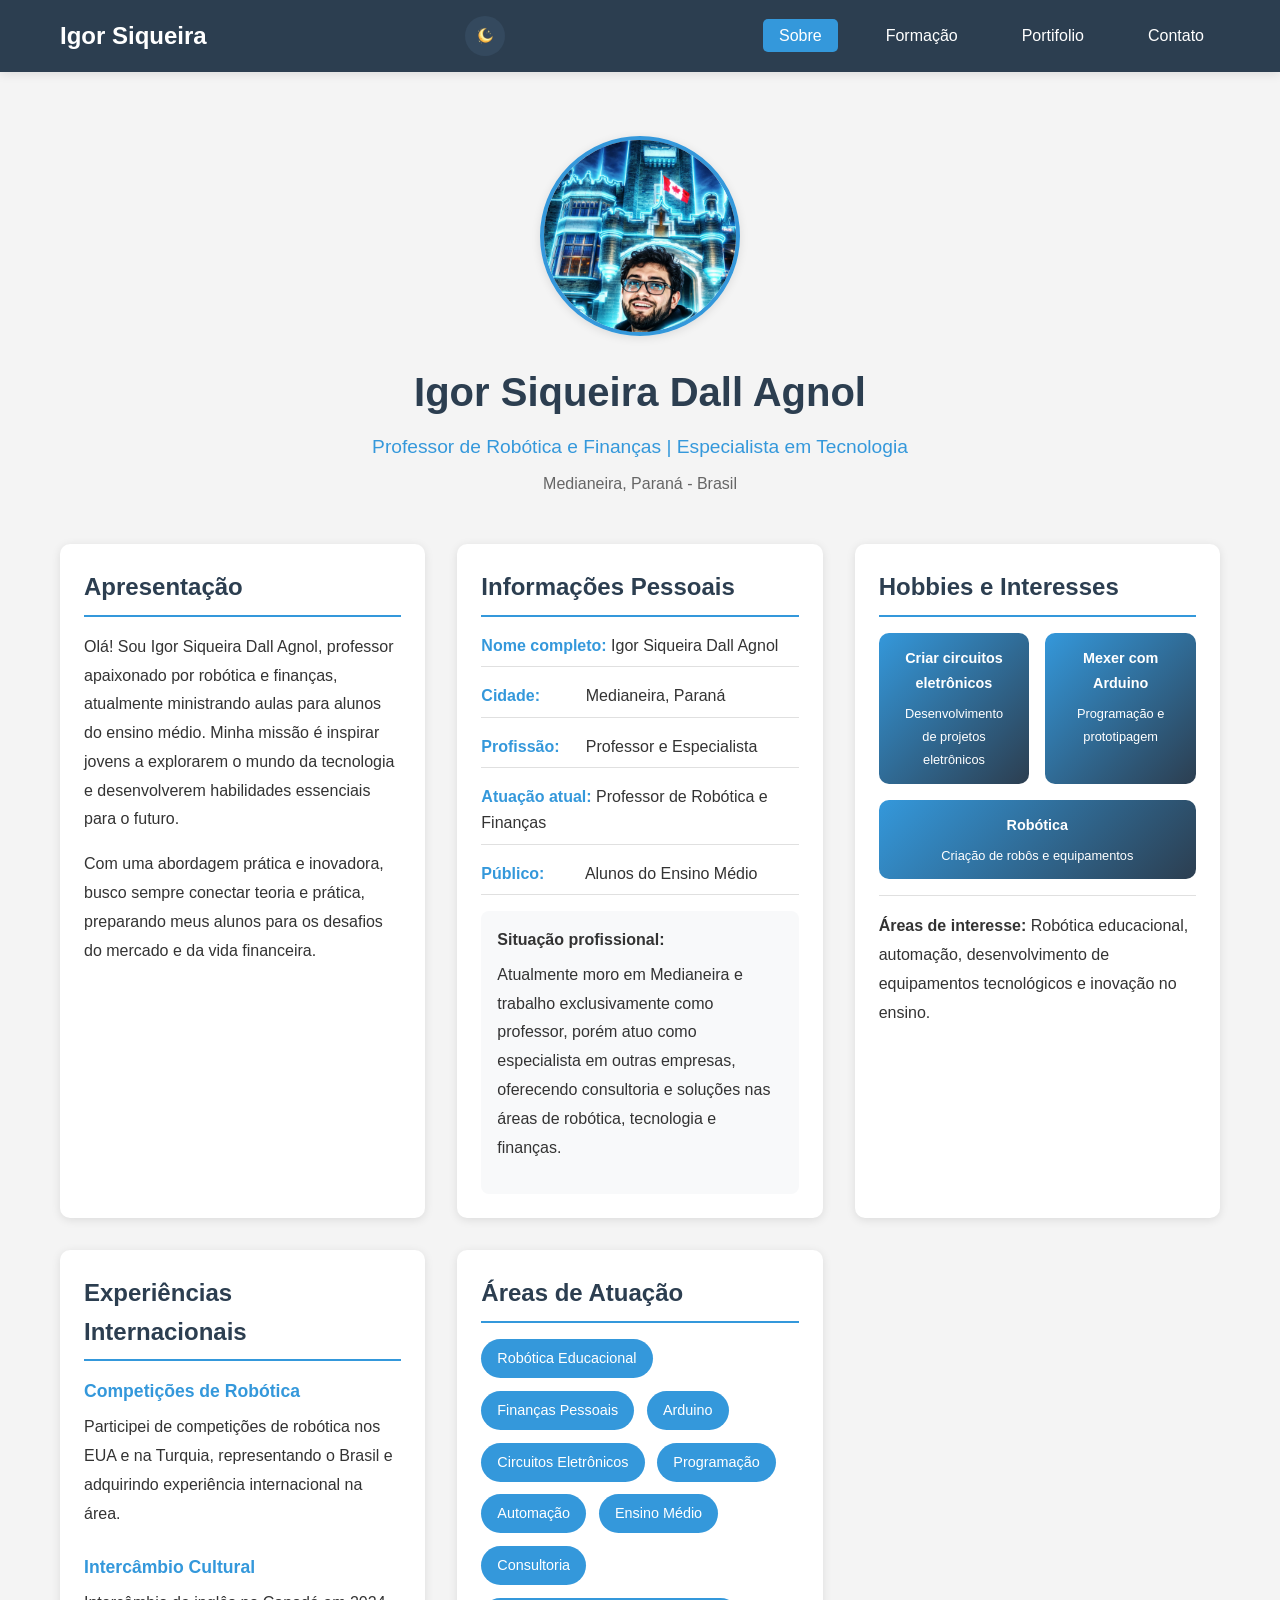
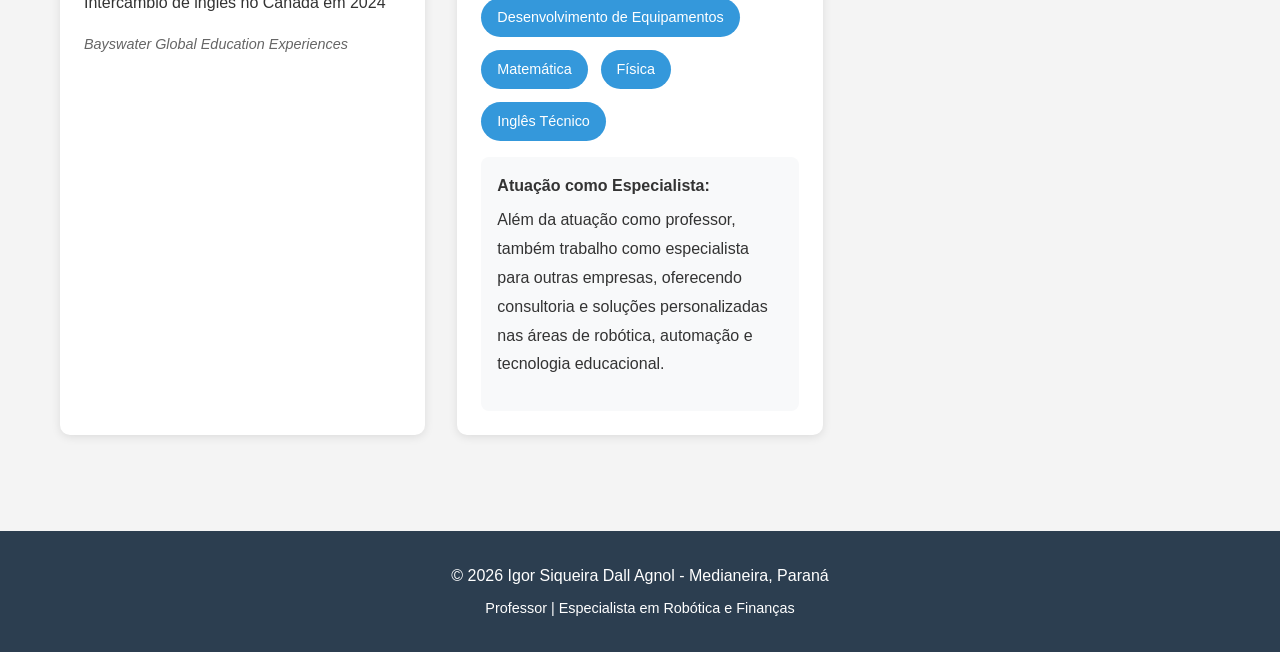
<file: index.html>
<!DOCTYPE html>
<html lang="pt-br">
<head>
    <!-- Informações basicas da pagina -->
    <meta charset="UTF-8">
    <meta name="viewport" content="width=device-width, initial-scale=1.0">
    <title>Sobre | Igor Siqueira Dall Agnol</title>
    <link rel="stylesheet" href="css/cssindex.css"> <!-- link pro css externo -->
</head>
<body class="tema-claro">
    <!-- Menu de navegacao -->
    <div class="topo">
        <div class="container">
            <div class="logo">
                <a href="index.html">Igor Siqueira</a>
            </div>
            <!-- Botao para trocar tema claro/escuro -->
            <button class="btn-tema" id="botaoTema">
                <img src="imagens/icons8-moon-96.png" alt="Tema escuro" id="iconeTema">
            </button>
            <!-- Botao do menu hamburguer pra celular -->
            <button class="btn-menu" id="botaoMenu">
                <span></span>
                <span></span>
                <span></span>
            </button>
            <!-- Links do menu -->
            <ul class="menu" id="menuNav">
                <li><a href="index.html" class="ativo">Sobre</a></li>
                <li><a href="formacao.html">Formação</a></li>
                <li><a href="portifolio.html">Portifolio</a></li>
                <li><a href="contato.html">Contato</a></li>
            </ul>
        </div>
    </div>

    <main>
        <!-- Seção principal sobre mim -->
        <section class="sobre">
            <div class="container">
                <!-- Cabecalho com foto e nome -->
                <div class="cabecalho">
                    <div class="foto">
                        <img src="imagens/imagem.png" alt="Igor Siqueira Dall Agnol" id="fotoPerfil">
                    </div>
                    <div class="titulo">
                        <h1>Igor Siqueira Dall Agnol</h1>
                        <p class="profissao">Professor de Robótica e Finanças | Especialista em Tecnologia</p>
                        <p class="local">Medianeira, Paraná - Brasil</p>
                    </div>
                </div>

                <!-- Cards com as informacoes -->
                <div class="grid">
                    <!-- Card de apresentacao -->
                    <div class="card">
                        <h2>Apresentação</h2>
                        <p>
                            Olá! Sou Igor Siqueira Dall Agnol, professor apaixonado por robótica e finanças, 
                            atualmente ministrando aulas para alunos do ensino médio. Minha missão é inspirar 
                            jovens a explorarem o mundo da tecnologia e desenvolverem habilidades essenciais 
                            para o futuro.
                        </p>
                        <p>
                            Com uma abordagem prática e inovadora, busco sempre conectar teoria e prática, 
                            preparando meus alunos para os desafios do mercado e da vida financeira.
                        </p>
                    </div>

                    <!-- Card com dados pessoais -->
                    <div class="card">
                        <h2>Informações Pessoais</h2>
                        <ul class="lista-dados">
                            <li>
                                <strong>Nome completo:</strong> Igor Siqueira Dall Agnol
                            </li>
                            <li>
                                <strong>Cidade:</strong> Medianeira, Paraná
                            </li>
                            <li>
                                <strong>Profissão:</strong> Professor e Especialista
                            </li>
                            <li>
                                <strong>Atuação atual:</strong> Professor de Robótica e Finanças
                            </li>
                            <li>
                                <strong>Público:</strong> Alunos do Ensino Médio
                            </li>
                        </ul>
                        <div class="info-trabalho">
                            <strong>Situação profissional:</strong>
                            <p style="margin-top: 0.5rem;">Atualmente moro em Medianeira e trabalho exclusivamente como professor, porém atuo como especialista em outras empresas, oferecendo consultoria e soluções nas áreas de robótica, tecnologia e finanças.</p>
                        </div>
                    </div>

                    <!-- Card de hobbies -->
                    <div class="card">
                        <h2>Hobbies e Interesses</h2>
                        <div class="hobbies">
                            <div class="item-hobby">
                                <p><strong>Criar circuitos eletrônicos</strong></p>
                                <p style="font-size: 0.8rem; margin-top: 0.3rem;">Desenvolvimento de projetos eletrônicos</p>
                            </div>
                            <div class="item-hobby">
                                <p><strong>Mexer com Arduino</strong></p>
                                <p style="font-size: 0.8rem; margin-top: 0.3rem;">Programação e prototipagem</p>
                            </div>
                            <div class="item-hobby">
                                <p><strong>Robótica</strong></p>
                                <p style="font-size: 0.8rem; margin-top: 0.3rem;">Criação de robôs e equipamentos</p>
                            </div>
                        </div>
                        <p style="margin-top: 1rem; padding-top: 1rem; border-top: 1px solid #e0e0e0;">
                            <strong>Áreas de interesse:</strong> Robótica educacional, automação, 
                            desenvolvimento de equipamentos tecnológicos e inovação no ensino.
                        </p>
                    </div>

                    <!-- Card de experiencias internacionais -->
                    <div class="card">
                        <h2>Experiências Internacionais</h2>
                        <ul class="lista-exp">
                            <li>
                                <strong>Competições de Robótica</strong>
                                <p>Participei de competições de robótica nos EUA e na Turquia, representando o Brasil e adquirindo experiência internacional na área.</p>
                            </li>
                            <li>
                                <strong>Intercâmbio Cultural</strong>
                                <p>Intercâmbio de inglês no Canadá em 2024</p>
                                <span class="instituicao">Bayswater Global Education Experiences</span>
                            </li>
                        </ul>
                    </div>

                    <!-- Card com areas de atuacao -->
                    <div class="card">
                        <h2>Áreas de Atuação</h2>
                        <div class="tags">
                            <div class="tag">Robótica Educacional</div>
                            <div class="tag">Finanças Pessoais</div>
                            <div class="tag">Arduino</div>
                            <div class="tag">Circuitos Eletrônicos</div>
                            <div class="tag">Programação</div>
                            <div class="tag">Automação</div>
                            <div class="tag">Ensino Médio</div>
                            <div class="tag">Consultoria</div>
                            <div class="tag">Desenvolvimento de Equipamentos</div>
                            <div class="tag">Matemática</div>
                            <div class="tag">Física</div>
                            <div class="tag">Inglês Técnico</div>
                        </div>
                        <div style="margin-top: 1rem; padding: 1rem; border-radius: 8px;" class="info-trabalho">
                            <strong>Atuação como Especialista:</strong>
                            <p style="margin-top: 0.5rem;">Além da atuação como professor, também trabalho como especialista para outras empresas, oferecendo consultoria e soluções personalizadas nas áreas de robótica, automação e tecnologia educacional.</p>
                        </div>
                    </div>
                </div>
            </div>
        </section>
    </main>

    <!-- Rodape da pagina -->
    <div class="rodape">
        <div class="container">
            <p>&copy; 2026 Igor Siqueira Dall Agnol - Medianeira, Paraná</p>
            <p style="margin-top: 0.5rem; font-size: 0.9rem;">Professor | Especialista em Robótica e Finanças</p>
        </div>
    </div>

    <script>
        // Pega os elementos do HTML
        let botao = document.getElementById('botaoMenu');
        let menu = document.getElementById('menuNav');

        // Abre/fecha o menu no celular quando clica no botão
        if (botao) {
            botao.addEventListener('click', function() {
                menu.classList.toggle('mostrar');
            });
        }

        // Fecha o menu quando clica em algum link
        let links = document.querySelectorAll('.menu a');
        for (let i = 0; i < links.length; i++) {
            links[i].addEventListener('click', function() {
                menu.classList.remove('mostrar');
            });
        }

        // Lógica para trocar o tema (claro/escuro)
        let botaoTema = document.getElementById('botaoTema');
        let iconeTema = document.getElementById('iconeTema');
        let corpo = document.body;

        // Verifica se já tem um tema salvo no navegador
        let temaSalvo = localStorage.getItem('tema');
        if (temaSalvo) {
            corpo.className = temaSalvo;
            if (temaSalvo === 'tema-escuro') {
                iconeTema.src = 'imagens/icons8-sun-120.png';
                iconeTema.alt = 'Tema claro';
            } else {
                iconeTema.src = 'imagens/icons8-moon-96.png';
                iconeTema.alt = 'Tema escuro';
            }
        } else {
            corpo.className = 'tema-claro';
            iconeTema.src = 'imagens/icons8-moon-96.png';
            iconeTema.alt = 'Tema escuro';
        }

        // Quando clica no botão, troca o tema e salva no navegador
        if (botaoTema) {
            botaoTema.addEventListener('click', function() {
                if (corpo.className === 'tema-claro') {
                    corpo.className = 'tema-escuro';
                    iconeTema.src = 'imagens/icons8-sun-120.png';
                    iconeTema.alt = 'Tema claro';
                    localStorage.setItem('tema', 'tema-escuro');
                } else {
                    corpo.className = 'tema-claro';
                    iconeTema.src = 'imagens/icons8-moon-96.png';
                    iconeTema.alt = 'Tema escuro';
                    localStorage.setItem('tema', 'tema-claro');
                }
            });
        }
    </script>
</body>
</html>
</file>
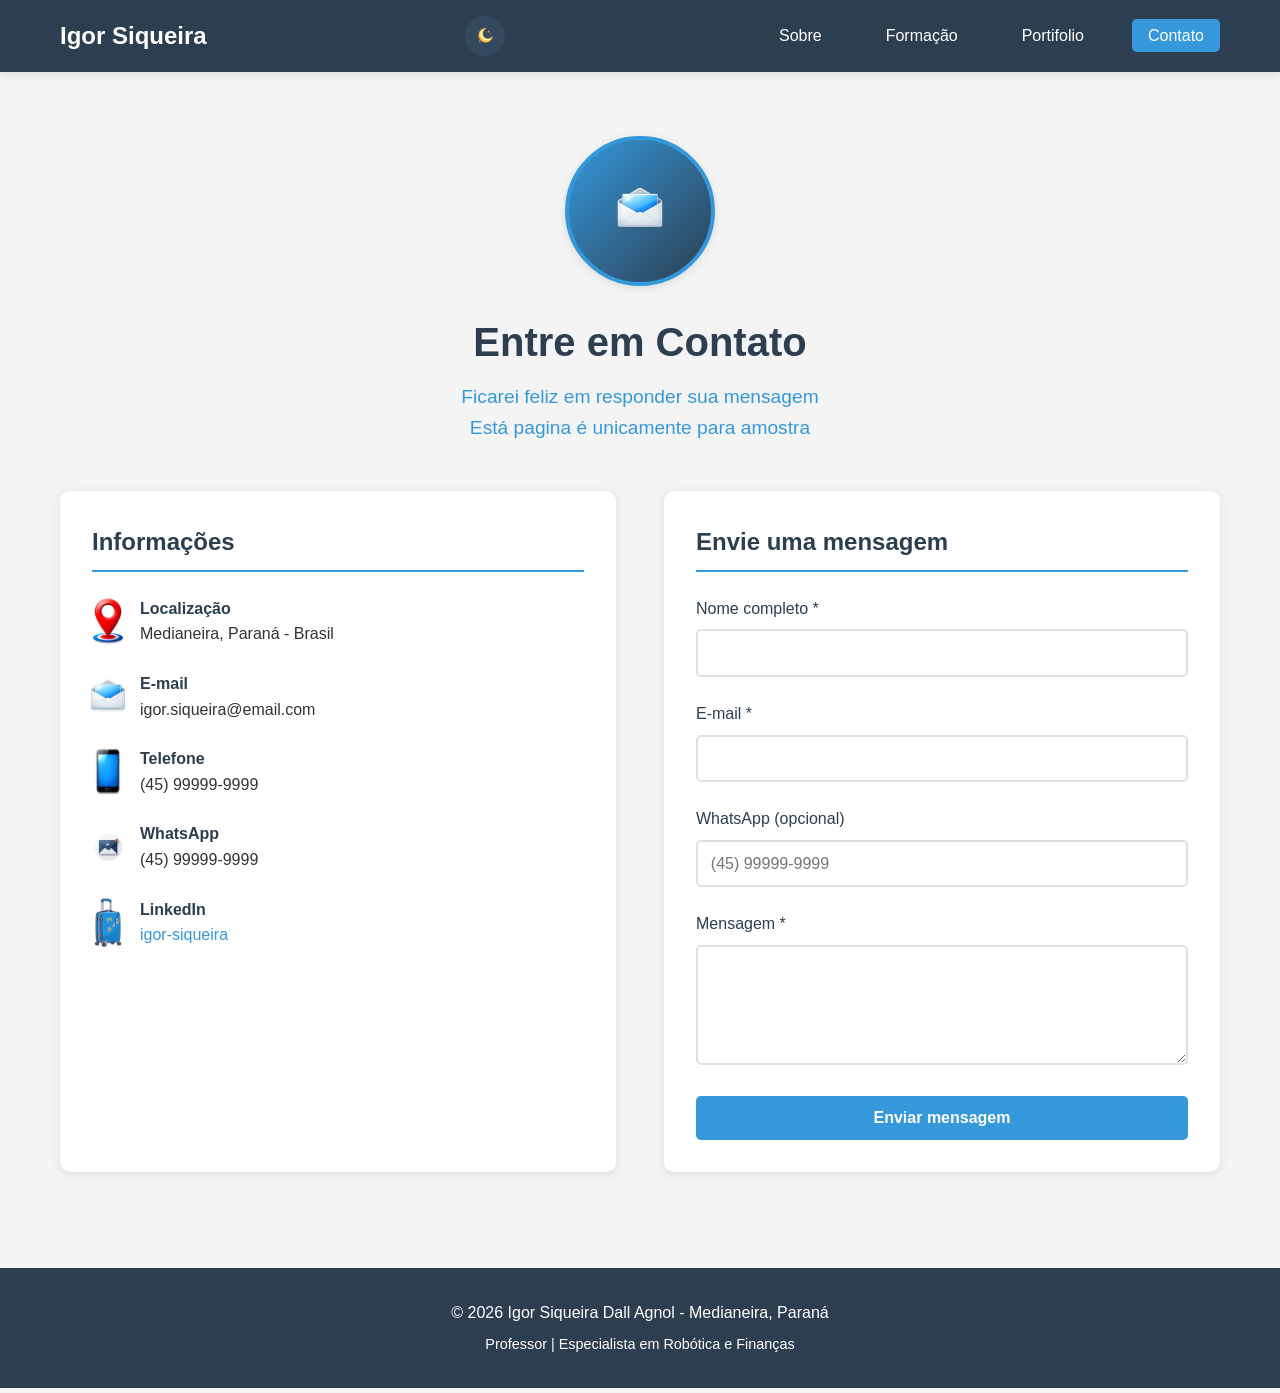
<file: contato.html>
<!DOCTYPE html>
<html lang="pt-br">
<head>
    <meta charset="UTF-8"> <!-- suporte a caracteres especiais -->
    <meta name="viewport" content="width=device-width, initial-scale=1.0"> <!-- responsivo -->
    <title>Contato | Igor Siqueira Dall Agnol</title>
    <link rel="stylesheet" href="css/csscontato.css"> <!-- css externo -->
</head>

<body class="tema-claro"> <!-- tema padrão -->
    
    <!-- barra de navegação -->
    <div class="topo">
        <div class="container">
            
            <!-- logo -->
            <div class="logo">
                <a href="index.html">Igor Siqueira</a>
            </div>

            <!-- botão de tema claro/escuro -->
            <button class="btn-tema" id="botaoTema">
                <img src="imagens/icons8-moon-96.png" alt="Tema escuro" id="iconeTema">
            </button>

            <!-- menu hamburguer (mobile) -->
            <button class="btn-menu" id="botaoMenu">
                <span></span>
                <span></span>
                <span></span>
            </button>

            <!-- links de navegação -->
            <ul class="menu" id="menuNav">
                <li><a href="index.html">Sobre</a></li>
                <li><a href="formacao.html">Formação</a></li>
                <li><a href="portifolio.html">Portifolio</a></li>
                <li><a href="contato.html" class="ativo">Contato</a></li> <!-- página atual -->
            </ul>
        </div>
    </div>

    <!-- conteúdo principal -->
    <main>
        <section class="contato">
            <div class="container">
                
                <!-- cabeçalho -->
                <div class="cabecalho">
                    <div class="foto">
                        <img src="imagens/email.png" alt="Envelope">
                    </div>
                    <div class="titulo">
                        <h1>Entre em Contato</h1>
                        <p class="subtitulo">Ficarei feliz em responder sua mensagem</p>
                         <p class="subtitulo">Está pagina é unicamente para amostra</p>
                    </div>
                </div>

                <div class="grid">
                    
                    <!-- card com informações de contato -->
                    <div class="info-card">
                        <h2>Informações</h2>
                        
                        <div class="info-item">
                            <div class="info-icon">
                                <img src="imagens/localizacao.png" alt="Localização">
                            </div>
                            <div class="info-text">
                                <p>Localização</p>
                                <p>Medianeira, Paraná - Brasil</p>
                            </div>
                        </div>

                        <div class="info-item">
                            <div class="info-icon">
                                <img src="imagens/email.png" alt="E-mail">
                            </div>
                            <div class="info-text">
                                <p>E-mail</p>
                                <p>igor.siqueira@email.com</p>
                            </div>
                        </div>

                        <div class="info-item">
                            <div class="info-icon">
                                <img src="imagens/celular.png" alt="Telefone">
                            </div>
                            <div class="info-text">
                                <p>Telefone</p>
                                <p>(45) 99999-9999</p>
                            </div>
                        </div>

                        <div class="info-item">
                            <div class="info-icon">
                                <img src="imagens/menssagem.png" alt="WhatsApp">
                            </div>
                            <div class="info-text">
                                <p>WhatsApp</p>
                                <p>(45) 99999-9999</p>
                            </div>
                        </div>

                        <div class="info-item">
                            <div class="info-icon">
                                <img src="imagens/mala.png" alt="LinkedIn">
                            </div>
                            <div class="info-text">
                                <p>LinkedIn</p>
                                <a href="https://www.linkedin.com/in/igor-siqueira-91541b345/" target="_blank">igor-siqueira</a>
                            </div>
                        </div>
                    </div>

                    <!-- card com formulário de contato -->
                    <div class="form-card">
                        <h2>Envie uma mensagem</h2>
                        <form id="formContato">
                            
                            <!-- campo nome -->
                            <div class="grupo">
                                <label for="nome">Nome completo *</label>
                                <input type="text" id="nome" name="nome">
                                <div class="erro" id="erroNome">Por favor, preencha seu nome</div>
                            </div>

                            <!-- campo email -->
                            <div class="grupo">
                                <label for="email">E-mail *</label>
                                <input type="email" id="email" name="email">
                                <div class="erro" id="erroEmail">Por favor, preencha um e-mail válido (ex: usuario@dominio.com)</div>
                            </div>

                            <!-- campo whatsapp com formatação automática -->
                            <div class="grupo">
                                <label for="whatsapp">WhatsApp (opcional)</label>
                                <input type="tel" id="whatsapp" name="whatsapp" placeholder="(45) 99999-9999">
                                <div class="erro" id="erroWhatsapp">WhatsApp inválido! Use o formato: (45) 99999-9999</div>
                            </div>

                            <!-- campo mensagem -->
                            <div class="grupo">
                                <label for="mensagem">Mensagem *</label>
                                <textarea id="mensagem" name="mensagem" rows="5"></textarea>
                                <div class="erro" id="erroMensagem">Por favor, escreva sua mensagem</div>
                            </div>

                            <button type="submit" class="btn-enviar">Enviar mensagem</button>
                        </form>
                    </div>

                </div> <!-- fim do grid -->
            </div>
        </section>
    </main>

    <!-- modal de feedback (sucesso/erro) -->
    <div class="modal" id="modal">
        <div class="modal-conteudo">
            <img src="imagens/certo.png" alt="Sucesso" class="modal-icon" id="modalIcone">
            <p id="modalMensagem">Mensagem enviada com sucesso!</p>
            <button class="btn-modal" id="fecharModal">Fechar</button>
        </div>
    </div>

    <!-- rodapé -->
    <div class="rodape">
        <div class="container">
            <p>&copy; 2026 Igor Siqueira Dall Agnol - Medianeira, Paraná</p>
            <p style="margin-top: 0.5rem; font-size: 0.9rem;">Professor | Especialista em Robótica e Finanças</p>
        </div>
    </div>

    <!-- JavaScript -->
    <script>
        // menu hamburguer
        let botao = document.getElementById('botaoMenu');
        let menu = document.getElementById('menuNav');

        if (botao) {
            botao.addEventListener('click', function() {
                menu.classList.toggle('mostrar');
            });
        }

        // fecha menu ao clicar em link
        let links = document.querySelectorAll('.menu a');
        for (let i = 0; i < links.length; i++) {
            links[i].addEventListener('click', function() {
                menu.classList.remove('mostrar');
            });
        }

        // tema claro/escuro
        let botaoTema = document.getElementById('botaoTema');
        let iconeTema = document.getElementById('iconeTema');
        let corpo = document.body;

        let temaSalvo = localStorage.getItem('tema');
        if (temaSalvo) {
            corpo.className = temaSalvo;
            if (temaSalvo === 'tema-escuro') {
                iconeTema.src = 'imagens/icons8-sun-120.png';
                iconeTema.alt = 'Tema claro';
            } else {
                iconeTema.src = 'imagens/icons8-moon-96.png';
                iconeTema.alt = 'Tema escuro';
            }
        } else {
            corpo.className = 'tema-claro';
            iconeTema.src = 'imagens/icons8-moon-96.png';
            iconeTema.alt = 'Tema escuro';
        }

        if (botaoTema) {
            botaoTema.addEventListener('click', function() {
                if (corpo.className === 'tema-claro') {
                    corpo.className = 'tema-escuro';
                    iconeTema.src = 'imagens/icons8-sun-120.png';
                    iconeTema.alt = 'Tema claro';
                    localStorage.setItem('tema', 'tema-escuro');
                } else {
                    corpo.className = 'tema-claro';
                    iconeTema.src = 'imagens/icons8-moon-96.png';
                    iconeTema.alt = 'Tema escuro';
                    localStorage.setItem('tema', 'tema-claro');
                }
            });
        }

        // ---- validação do formulário ----
        let form = document.getElementById('formContato');
        let nome = document.getElementById('nome');
        let email = document.getElementById('email');
        let whatsapp = document.getElementById('whatsapp');
        let mensagem = document.getElementById('mensagem');
        
        let erroNome = document.getElementById('erroNome');
        let erroEmail = document.getElementById('erroEmail');
        let erroWhatsapp = document.getElementById('erroWhatsapp');
        let erroMensagem = document.getElementById('erroMensagem');
        
        let modal = document.getElementById('modal');
        let modalMensagem = document.getElementById('modalMensagem');
        let modalIcone = document.getElementById('modalIcone');
        let fecharModal = document.getElementById('fecharModal');

        // valida formato de email
        function validarEmail(email) {
            let regex = /^[^\s@]+@[^\s@]+\.[^\s@]+$/;
            return regex.test(email);
        }

        // valida formato do whatsapp (aceita vazio)
        function validarWhatsapp(whatsapp) {
            if (whatsapp.trim() === '') {
                return true;
            }
            let regex = /^\(\d{2}\) \d{5}-\d{4}$/;
            return regex.test(whatsapp);
        }

        // formata whatsapp automaticamente enquanto digita
        function formatarWhatsapp(valor) {
            let numeros = valor.replace(/\D/g, '');
            if (numeros.length <= 11) {
                if (numeros.length === 11) {
                    return `(${numeros.substring(0, 2)}) ${numeros.substring(2, 7)}-${numeros.substring(7)}`;
                } else if (numeros.length > 2) {
                    let ddd = numeros.substring(0, 2);
                    let resto = numeros.substring(2);
                    if (resto.length <= 5) {
                        return `(${ddd}) ${resto}`;
                    } else {
                        return `(${ddd}) ${resto.substring(0, 5)}-${resto.substring(5)}`;
                    }
                } else if (numeros.length > 0) {
                    return `(${numeros}`;
                }
            }
            return valor;
        }

        // evento de formatação do whatsapp
        whatsapp.addEventListener('input', function() {
            let valor = this.value;
            let numeros = valor.replace(/\D/g, '');
            if (numeros.length <= 11) {
                this.value = formatarWhatsapp(valor);
            }
            if (validarWhatsapp(this.value)) {
                erroWhatsapp.style.display = 'none';
            }
        });

        // exibe modal de feedback
        function mostrarModal(tipo, texto) {
            if (tipo === 'sucesso') {
                modalIcone.src = 'imagens/certo.png';
                modalIcone.alt = 'Sucesso';
                modalMensagem.innerHTML = texto;
            } else {
                modalIcone.src = 'imagens/errado.png';
                modalIcone.alt = 'Erro';
                modalMensagem.innerHTML = texto;
            }
            modal.style.display = 'flex';
        }

        // fecha modal
        fecharModal.onclick = function() {
            modal.style.display = 'none';
        }

        // fecha modal clicando fora
        window.onclick = function(event) {
            if (event.target == modal) {
                modal.style.display = 'none';
            }
        }

        // envio do formulário com validação
        form.addEventListener('submit', function(event) {
            event.preventDefault(); // evita recarregar a página
            
            let valido = true;
            
            // valida nome
            if (nome.value.trim() === '') {
                erroNome.style.display = 'block';
                valido = false;
            } else {
                erroNome.style.display = 'none';
            }
            
            // valida email
            if (email.value.trim() === '') {
                erroEmail.style.display = 'block';
                erroEmail.innerHTML = 'Por favor, preencha seu e-mail';
                valido = false;
            } else if (!validarEmail(email.value.trim())) {
                erroEmail.style.display = 'block';
                erroEmail.innerHTML = 'E-mail inválido! Use o formato: usuario@dominio.com';
                valido = false;
            } else {
                erroEmail.style.display = 'none';
            }
            
            // valida whatsapp
            if (!validarWhatsapp(whatsapp.value)) {
                erroWhatsapp.style.display = 'block';
                valido = false;
            } else {
                erroWhatsapp.style.display = 'none';
            }
            
            // valida mensagem
            if (mensagem.value.trim() === '') {
                erroMensagem.style.display = 'block';
                valido = false;
            } else {
                erroMensagem.style.display = 'none';
            }
            
            // se tudo estiver válido
            if (valido) {
                let mensagemSucesso = 'Mensagem enviada com sucesso! Obrigado pelo contato.';
                if (whatsapp.value.trim() !== '') {
                    mensagemSucesso += ' Responderei pelo WhatsApp também.';
                }
                mostrarModal('sucesso', mensagemSucesso);
                
                // limpa formulário
                nome.value = '';
                email.value = '';
                whatsapp.value = '';
                mensagem.value = '';
            } else {
                mostrarModal('erro', 'Por favor, preencha todos os campos corretamente.');
            }
        });

        // remove mensagens de erro enquanto digita
        nome.addEventListener('input', function() {
            if (nome.value.trim() !== '') {
                erroNome.style.display = 'none';
            }
        });

        email.addEventListener('input', function() {
            if (email.value.trim() !== '') {
                erroEmail.style.display = 'none';
            }
        });

        mensagem.addEventListener('input', function() {
            if (mensagem.value.trim() !== '') {
                erroMensagem.style.display = 'none';
            }
        });
    </script>
</body>
</html>
</file>
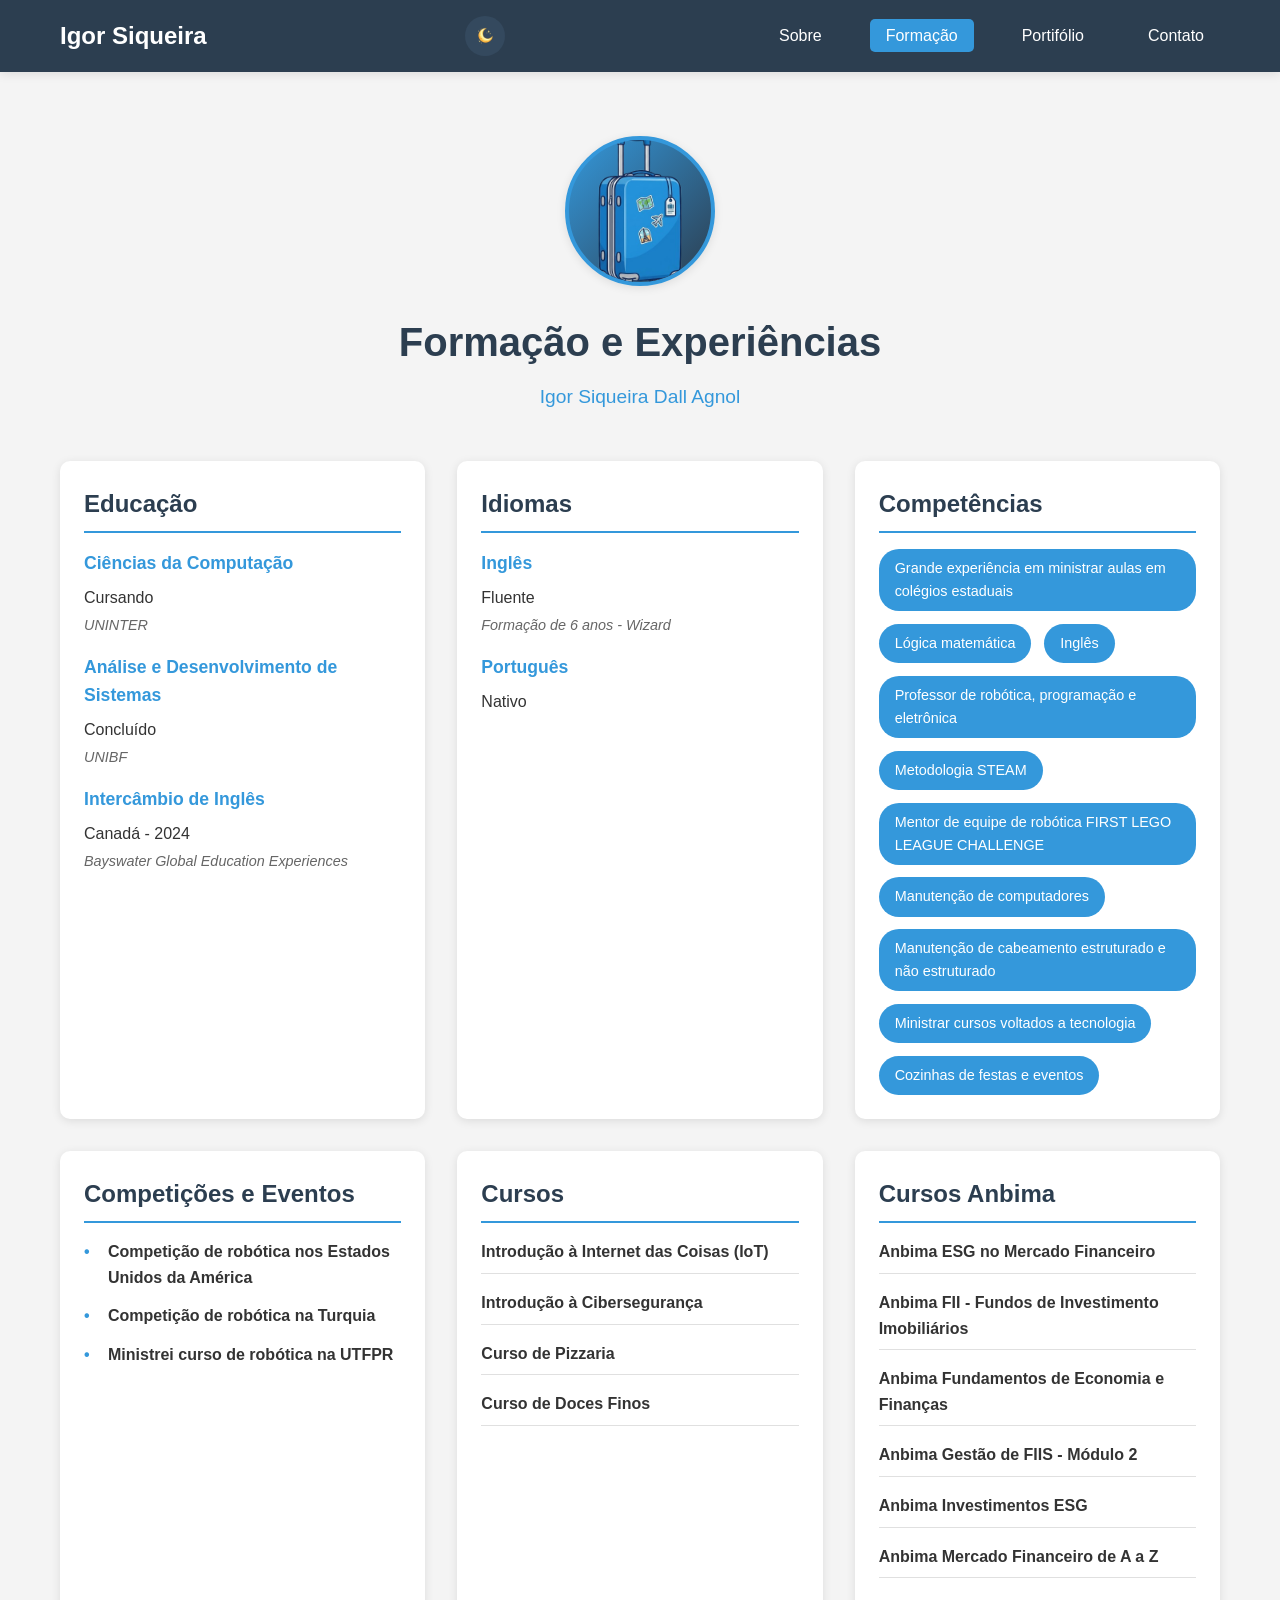
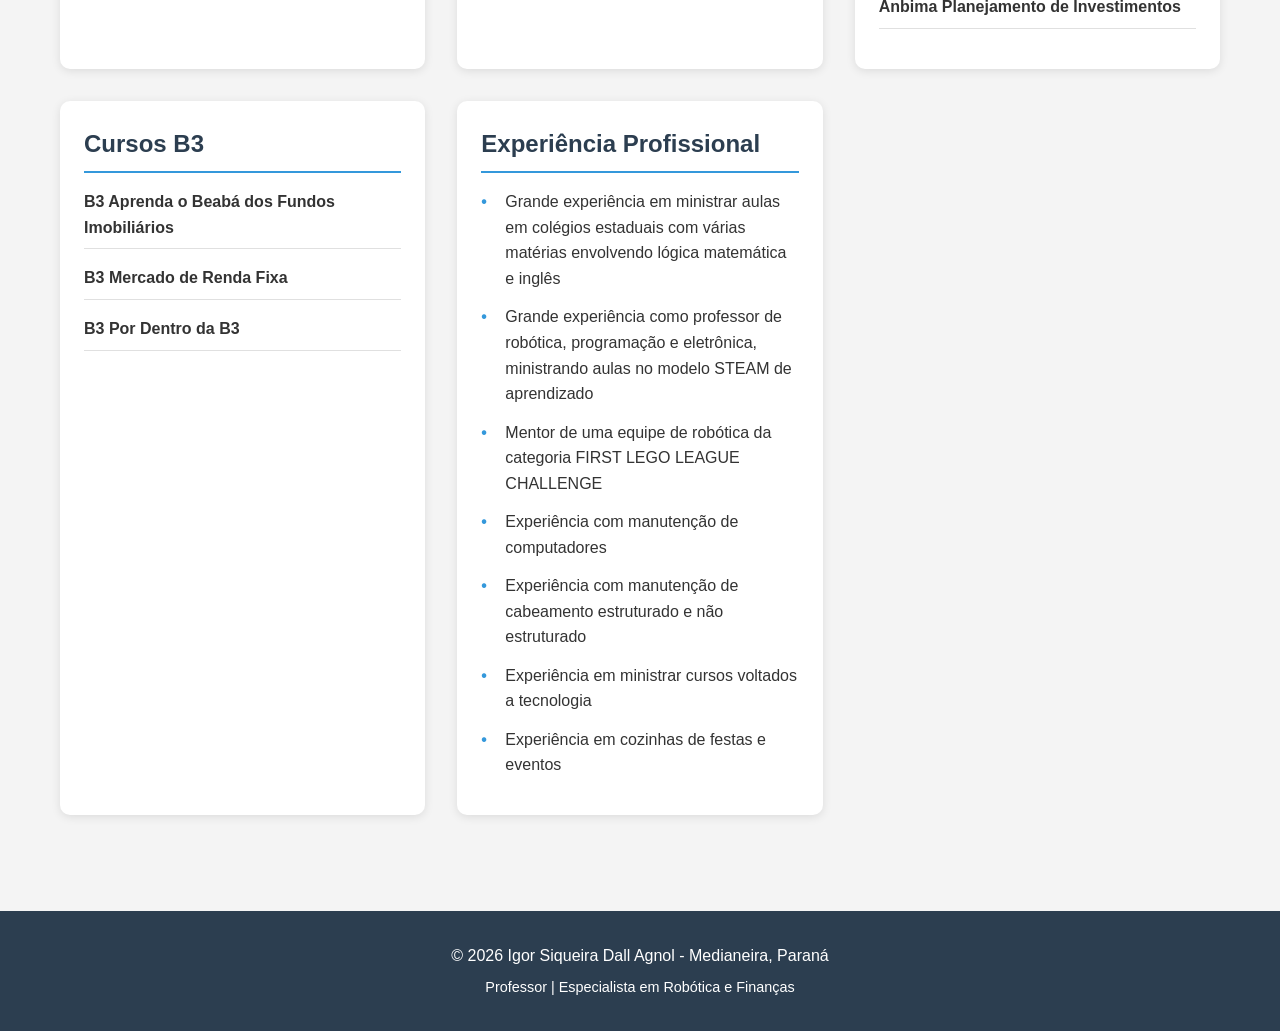
<file: formacao.html>
<!DOCTYPE html>
<html lang="pt-br">
<head>
    <meta charset="UTF-8"> <!-- acentos e caracteres especiais -->
    <meta name="viewport" content="width=device-width, initial-scale=1.0"> <!-- responsivo -->
    <title>Formação | Igor Siqueira Dall Agnol</title>
    <link rel="stylesheet" href="css/cssfrmacao.css"> <!-- css externo -->
</head>

<body class="tema-claro"> <!-- tema padrão -->
    
    <!-- barra de navegação -->
    <div class="topo">
        <div class="container">
            
            <!-- logo -->
            <div class="logo">
                <a href="index.html">Igor Siqueira</a>
            </div>

            <!-- botão de tema claro/escuro -->
            <button class="btn-tema" id="botaoTema">
                <img src="imagens/icons8-moon-96.png" alt="Tema escuro" id="iconeTema">
            </button>

            <!-- menu hamburguer -->
            <button class="btn-menu" id="botaoMenu">
                <span></span>
                <span></span>
                <span></span>
            </button>

            <!-- links de navegação -->
            <ul class="menu" id="menuNav">
                <li><a href="index.html">Sobre</a></li>
                <li><a href="formacao.html" class="ativo">Formação</a></li> <!-- página atual -->
                <li><a href="portifolio.html">Portifólio</a></li>
                <li><a href="contato.html">Contato</a></li>
            </ul>
        </div>
    </div>

    <!-- conteúdo principal -->
    <main>
        <section class="formacao">
            <div class="container">
                
                <!-- cabeçalho da página -->
                <div class="cabecalho">
                    <div class="foto">
                        <img src="imagens/mala.png" alt="Livro">
                    </div>
                    <div class="titulo">
                        <h1>Formação e Experiências</h1>
                        <p class="subtitulo">Igor Siqueira Dall Agnol</p>
                    </div>
                </div>

                <!-- grid de cards com informações -->
                <div class="grid">
                    
                    <!-- card educação -->
                    <div class="card">
                        <h2>Educação</h2>
                        <h3>Ciências da Computação</h3>
                        <p>Cursando</p>
                        <span class="instituicao">UNINTER</span>
                        
                        <h3 style="margin-top: 1rem;">Análise e Desenvolvimento de Sistemas</h3>
                        <p>Concluído</p>
                        <span class="instituicao">UNIBF</span>
                        
                        <h3 style="margin-top: 1rem;">Intercâmbio de Inglês</h3>
                        <p>Canadá - 2024</p>
                        <span class="instituicao">Bayswater Global Education Experiences</span>
                    </div>

                    <!-- card idiomas -->
                    <div class="card">
                        <h2>Idiomas</h2>
                        <h3>Inglês</h3>
                        <p>Fluente</p>
                        <span class="instituicao">Formação de 6 anos - Wizard</span>
                        
                        <h3 style="margin-top: 1rem;">Português</h3>
                        <p>Nativo</p>
                    </div>

                    <!-- card competências / habilidades -->
                    <div class="card">
                        <h2>Competências</h2>
                        <div class="competencias">
                            <div class="comp">Grande experiência em ministrar aulas em colégios estaduais</div>
                            <div class="comp">Lógica matemática</div>
                            <div class="comp">Inglês</div>
                            <div class="comp">Professor de robótica, programação e eletrônica</div>
                            <div class="comp">Metodologia STEAM</div>
                            <div class="comp">Mentor de equipe de robótica FIRST LEGO LEAGUE CHALLENGE</div>
                            <div class="comp">Manutenção de computadores</div>
                            <div class="comp">Manutenção de cabeamento estruturado e não estruturado</div>
                            <div class="comp">Ministrar cursos voltados a tecnologia</div>
                            <div class="comp">Cozinhas de festas e eventos</div>
                        </div>
                    </div>

                    <!-- card competições e eventos internacionais -->
                    <div class="card">
                        <h2>Competições e Eventos</h2>
                        <ul class="lista">
                            <li><strong>Competição de robótica nos Estados Unidos da América</strong></li>
                            <li><strong>Competição de robótica na Turquia</strong></li>
                            <li><strong>Ministrei curso de robótica na UTFPR</strong></li>
                        </ul>
                    </div>

                    <!-- card cursos diversos -->
                    <div class="card">
                        <h2>Cursos</h2>
                        <div class="curso-item">
                            <strong>Introdução à Internet das Coisas (IoT)</strong>
                        </div>
                        <div class="curso-item">
                            <strong>Introdução à Cibersegurança</strong>
                        </div>
                        <div class="curso-item">
                            <strong>Curso de Pizzaria</strong>
                        </div>
                        <div class="curso-item">
                            <strong>Curso de Doces Finos</strong>
                        </div>
                    </div>

                    <!-- card cursos ANBIMA (certificações financeiras) -->
                    <div class="card">
                        <h2>Cursos Anbima</h2>
                        <div class="curso-item">
                            <strong>Anbima ESG no Mercado Financeiro</strong>
                        </div>
                        <div class="curso-item">
                            <strong>Anbima FII - Fundos de Investimento Imobiliários</strong>
                        </div>
                        <div class="curso-item">
                            <strong>Anbima Fundamentos de Economia e Finanças</strong>
                        </div>
                        <div class="curso-item">
                            <strong>Anbima Gestão de FIIS - Módulo 2</strong>
                        </div>
                        <div class="curso-item">
                            <strong>Anbima Investimentos ESG</strong>
                        </div>
                        <div class="curso-item">
                            <strong>Anbima Mercado Financeiro de A a Z</strong>
                        </div>
                        <div class="curso-item">
                            <strong>Anbima Planejamento de Investimentos</strong>
                        </div>
                    </div>

                    <!-- card cursos B3 (bolsa de valores) -->
                    <div class="card">
                        <h2>Cursos B3</h2>
                        <div class="curso-item">
                            <strong>B3 Aprenda o Beabá dos Fundos Imobiliários</strong>
                        </div>
                        <div class="curso-item">
                            <strong>B3 Mercado de Renda Fixa</strong>
                        </div>
                        <div class="curso-item">
                            <strong>B3 Por Dentro da B3</strong>
                        </div>
                    </div>

                    <!-- card experiência profissional detalhada -->
                    <div class="card">
                        <h2>Experiência Profissional</h2>
                        <ul class="lista">
                            <li>Grande experiência em ministrar aulas em colégios estaduais com várias matérias envolvendo lógica matemática e inglês</li>
                            <li>Grande experiência como professor de robótica, programação e eletrônica, ministrando aulas no modelo STEAM de aprendizado</li>
                            <li>Mentor de uma equipe de robótica da categoria FIRST LEGO LEAGUE CHALLENGE</li>
                            <li>Experiência com manutenção de computadores</li>
                            <li>Experiência com manutenção de cabeamento estruturado e não estruturado</li>
                            <li>Experiência em ministrar cursos voltados a tecnologia</li>
                            <li>Experiência em cozinhas de festas e eventos</li>
                        </ul>
                    </div>

                </div> <!-- fim do grid -->
            </div>
        </section>
    </main>

    <!-- rodapé -->
    <div class="rodape">
        <div class="container">
            <p>&copy; 2026 Igor Siqueira Dall Agnol - Medianeira, Paraná</p>
            <p style="margin-top: 0.5rem; font-size: 0.9rem;">Professor | Especialista em Robótica e Finanças</p>
        </div>
    </div>

    <!-- JavaScript -->
    <script>
        // menu hamburguer - abre/fecha
        let botao = document.getElementById('botaoMenu');
        let menu = document.getElementById('menuNav');

        if (botao) {
            botao.addEventListener('click', function() {
                menu.classList.toggle('mostrar');
            });
        }

        // fecha menu ao clicar em link
        let links = document.querySelectorAll('.menu a');
        for (let i = 0; i < links.length; i++) {
            links[i].addEventListener('click', function() {
                menu.classList.remove('mostrar');
            });
        }

        // tema claro/escuro
        let botaoTema = document.getElementById('botaoTema');
        let iconeTema = document.getElementById('iconeTema');
        let corpo = document.body;

        // verifica tema salvo
        let temaSalvo = localStorage.getItem('tema');
        if (temaSalvo) {
            corpo.className = temaSalvo;
            if (temaSalvo === 'tema-escuro') {
                iconeTema.src = 'imagens/icons8-sun-120.png';
                iconeTema.alt = 'Tema claro';
            } else {
                iconeTema.src = 'imagens/icons8-moon-96.png';
                iconeTema.alt = 'Tema escuro';
            }
        } else {
            corpo.className = 'tema-claro';
            iconeTema.src = 'imagens/icons8-moon-96.png';
            iconeTema.alt = 'Tema escuro';
        }

        // alterna tema ao clicar
        if (botaoTema) {
            botaoTema.addEventListener('click', function() {
                if (corpo.className === 'tema-claro') {
                    corpo.className = 'tema-escuro';
                    iconeTema.src = 'imagens/icons8-sun-120.png';
                    iconeTema.alt = 'Tema claro';
                    localStorage.setItem('tema', 'tema-escuro');
                } else {
                    corpo.className = 'tema-claro';
                    iconeTema.src = 'imagens/icons8-moon-96.png';
                    iconeTema.alt = 'Tema escuro';
                    localStorage.setItem('tema', 'tema-claro');
                }
            });
        }
    </script>
</body>
</html>
</file>
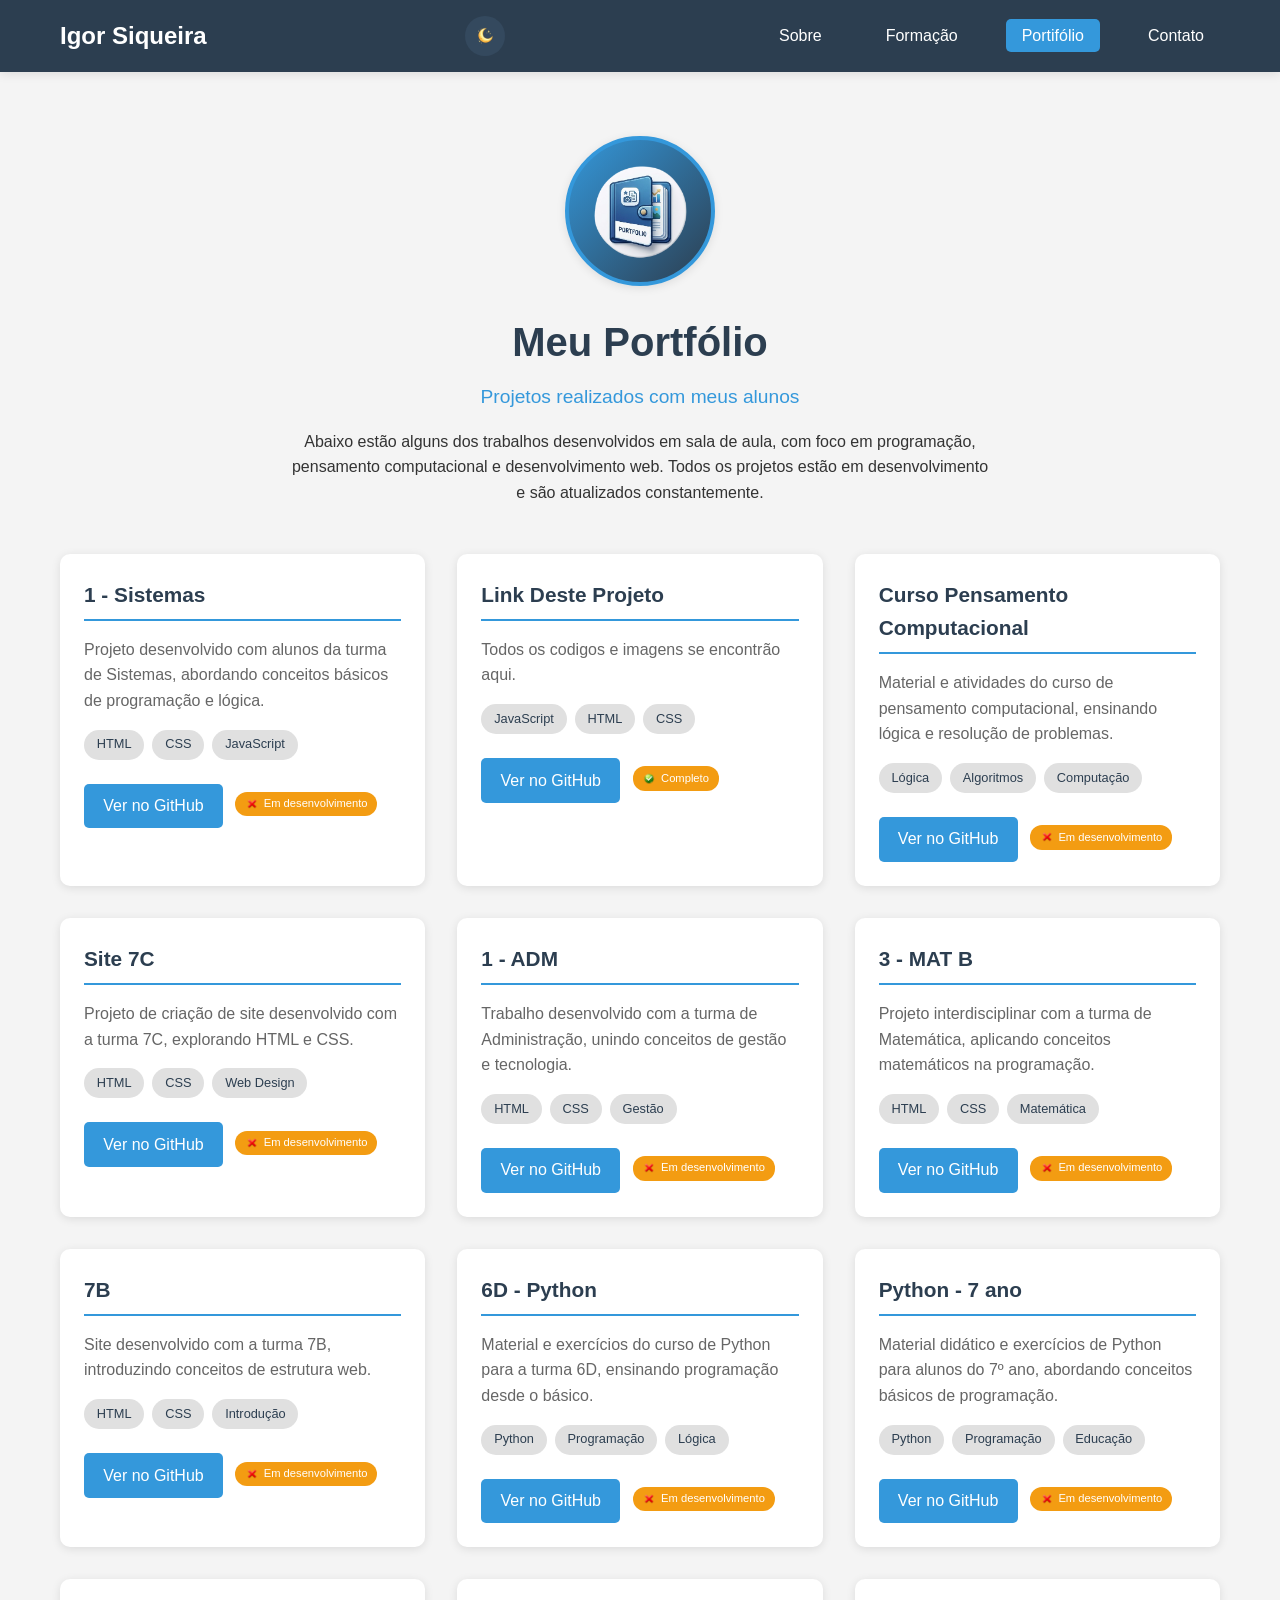
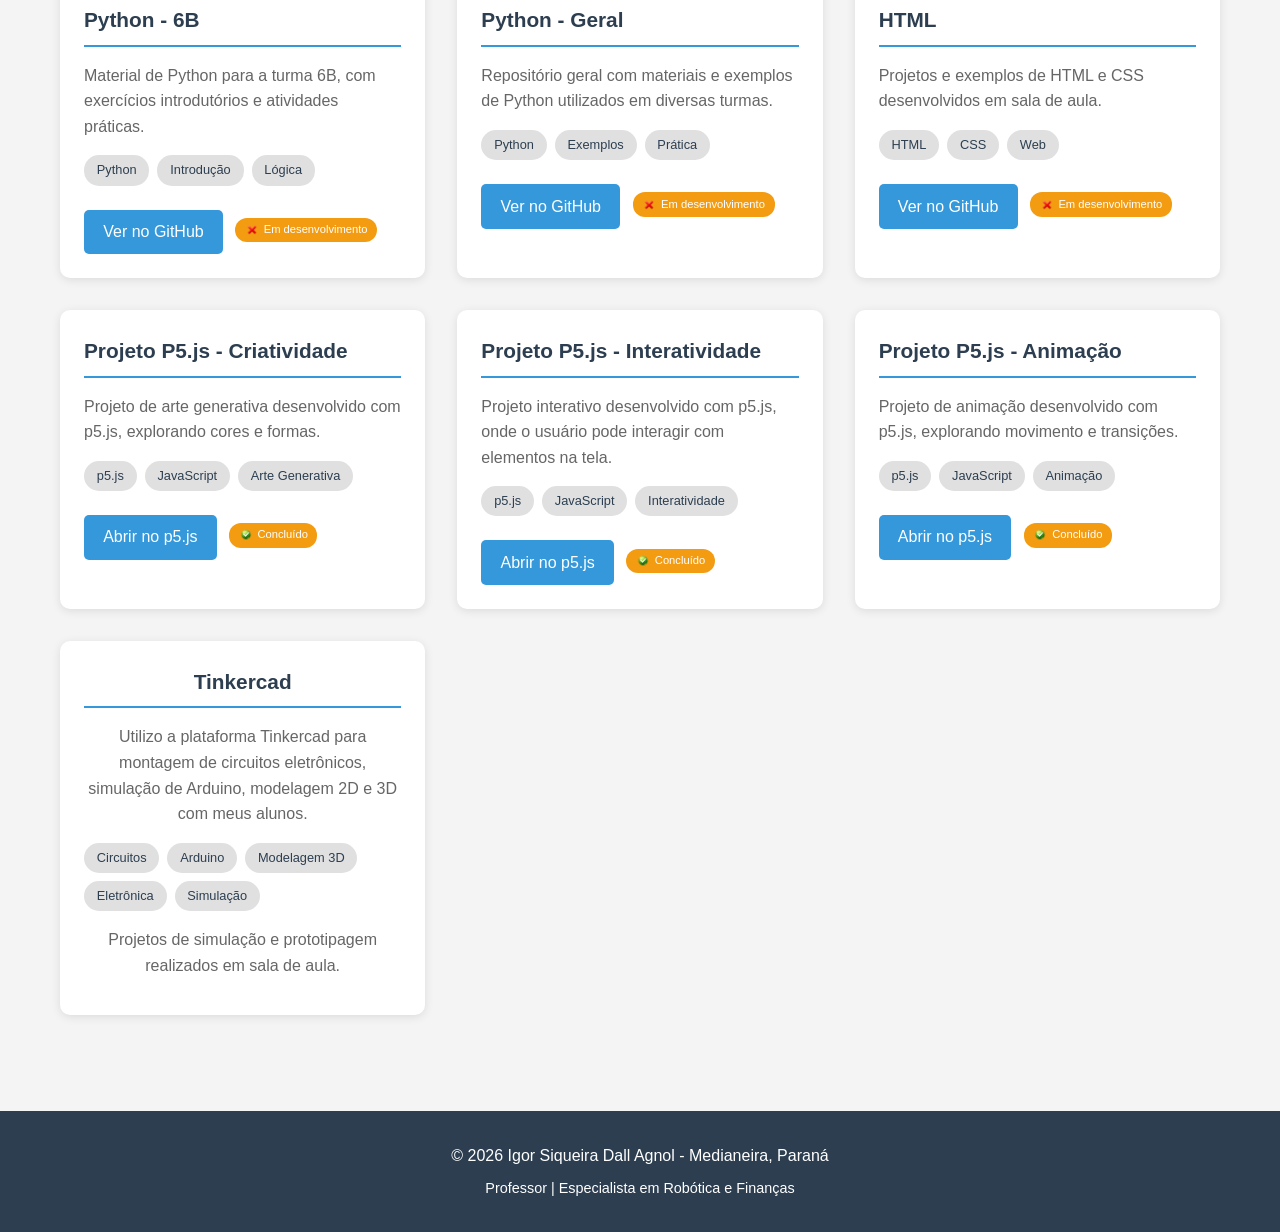
<file: portifolio.html>
<!DOCTYPE html>
<html lang="pt-br">
<head>
    <meta charset="UTF-8"> <!-- suporte a caracteres especiais -->
    <meta name="viewport" content="width=device-width, initial-scale=1.0"> <!-- responsivo -->
    <title>Portfólio | Igor Siqueira Dall Agnol</title>
    <link rel="stylesheet" href="css/cssportifolio.css"> <!-- link pro css -->
</head>

<body class="tema-claro"> <!-- tema padrão -->
    
    <!-- barra de navegação -->
    <div class="topo">
        <div class="container">
            
            <!-- logo / nome -->
            <div class="logo">
                <a href="index.html">Igor Siqueira</a>
            </div>

            <!-- botão de trocar tema claro/escuro -->
            <button class="btn-tema" id="botaoTema">
                <img src="imagens/icons8-moon-96.png" alt="Tema escuro" id="iconeTema">
            </button>

            <!-- menu hamburguer pra mobile -->
            <button class="btn-menu" id="botaoMenu">
                <span></span>
                <span></span>
                <span></span>
            </button>

            <!-- links de navegação -->
            <ul class="menu" id="menuNav">
                <li><a href="index.html">Sobre</a></li>
                <li><a href="formacao.html">Formação</a></li>
                <li><a href="portifolio.html" class="ativo">Portifólio</a></li> <!-- classe ativo indica página atual -->
                <li><a href="contato.html">Contato</a></li>
            </ul>
        </div>
    </div>

    <!-- conteúdo principal -->
    <main>
        <section class="portfolio">
            <div class="container">
                
                <!-- cabeçalho da página -->
                <div class="cabecalho">
                    <div class="foto">
                        <img src="imagens/pasta.png" alt="Computador">
                    </div>
                    <div class="titulo">
                        <h1>Meu Portfólio</h1>
                        <p class="subtitulo">Projetos realizados com meus alunos</p>
                        <p class="descricao">Abaixo estão alguns dos trabalhos desenvolvidos em sala de aula, com foco em programação, pensamento computacional e desenvolvimento web. Todos os projetos estão em desenvolvimento e são atualizados constantemente.</p>
                    </div>
                </div>

                <!-- grid de cards, cada card = um projeto -->
                <div class="grid">
                    
                    <!-- card 1 -->
                    <div class="card">
                        <h2>1 - Sistemas</h2>
                        <p>Projeto desenvolvido com alunos da turma de Sistemas, abordando conceitos básicos de programação e lógica.</p>
                        <div class="tags">
                            <span class="tag">HTML</span>
                            <span class="tag">CSS</span>
                            <span class="tag">JavaScript</span>
                        </div>
                        <a href="https://github.com/igoragnol-ai/1-Sistemas.git" target="_blank" class="btn-projeto">Ver no GitHub</a>
                        <span class="status">
                            <img src="imagens/errado.png" alt="Em desenvolvimento"> Em desenvolvimento
                        </span>
                    </div>

                    <!-- card 2 - link do próprio projeto -->
                    <div class="card">
                        <h2>Link Deste Projeto</h2>
                        <p>Todos os codigos e imagens se encontrão aqui.</p>
                        <div class="tags">
                            <span class="tag">JavaScript</span>
                            <span class="tag">HTML</span>
                            <span class="tag">CSS</span>
                        </div>
                        <a href="https://github.com/igoragnol-ai/igoragnol-ai.github.io.git" target="_blank" class="btn-projeto">Ver no GitHub</a>
                        <span class="status">
                            <img src="imagens/certo.png" alt="Completo"> Completo
                        </span>
                    </div>

                    <!-- card 3 -->
                    <div class="card">
                        <h2>Curso Pensamento Computacional</h2>
                        <p>Material e atividades do curso de pensamento computacional, ensinando lógica e resolução de problemas.</p>
                        <div class="tags">
                            <span class="tag">Lógica</span>
                            <span class="tag">Algoritmos</span>
                            <span class="tag">Computação</span>
                        </div>
                        <a href="https://github.com/igoragnol-ai/Curso-pensamento-computacional-turma-CT" target="_blank" class="btn-projeto">Ver no GitHub</a>
                        <span class="status">
                            <img src="imagens/errado.png" alt="Em desenvolvimento"> Em desenvolvimento
                        </span>
                    </div>

                    <!-- card 4 -->
                    <div class="card">
                        <h2>Site 7C</h2>
                        <p>Projeto de criação de site desenvolvido com a turma 7C, explorando HTML e CSS.</p>
                        <div class="tags">
                            <span class="tag">HTML</span>
                            <span class="tag">CSS</span>
                            <span class="tag">Web Design</span>
                        </div>
                        <a href="https://github.com/igoragnol-ai/Site-7C" target="_blank" class="btn-projeto">Ver no GitHub</a>
                        <span class="status">
                            <img src="imagens/errado.png" alt="Em desenvolvimento"> Em desenvolvimento
                        </span>
                    </div>

                    <!-- card 5 -->
                    <div class="card">
                        <h2>1 - ADM</h2>
                        <p>Trabalho desenvolvido com a turma de Administração, unindo conceitos de gestão e tecnologia.</p>
                        <div class="tags">
                            <span class="tag">HTML</span>
                            <span class="tag">CSS</span>
                            <span class="tag">Gestão</span>
                        </div>
                        <a href="https://github.com/igoragnol-ai/1-ADM" target="_blank" class="btn-projeto">Ver no GitHub</a>
                        <span class="status">
                            <img src="imagens/errado.png" alt="Em desenvolvimento"> Em desenvolvimento
                        </span>
                    </div>

                    <!-- card 6 -->
                    <div class="card">
                        <h2>3 - MAT B</h2>
                        <p>Projeto interdisciplinar com a turma de Matemática, aplicando conceitos matemáticos na programação.</p>
                        <div class="tags">
                            <span class="tag">HTML</span>
                            <span class="tag">CSS</span>
                            <span class="tag">Matemática</span>
                        </div>
                        <a href="https://github.com/igoragnol-ai/3-MAT-B" target="_blank" class="btn-projeto">Ver no GitHub</a>
                        <span class="status">
                            <img src="imagens/errado.png" alt="Em desenvolvimento"> Em desenvolvimento
                        </span>
                    </div>

                    <!-- card 7 -->
                    <div class="card">
                        <h2>7B</h2>
                        <p>Site desenvolvido com a turma 7B, introduzindo conceitos de estrutura web.</p>
                        <div class="tags">
                            <span class="tag">HTML</span>
                            <span class="tag">CSS</span>
                            <span class="tag">Introdução</span>
                        </div>
                        <a href="https://github.com/igoragnol-ai/7b" target="_blank" class="btn-projeto">Ver no GitHub</a>
                        <span class="status">
                            <img src="imagens/errado.png" alt="Em desenvolvimento"> Em desenvolvimento
                        </span>
                    </div>

                    <!-- card 8 -->
                    <div class="card">
                        <h2>6D - Python</h2>
                        <p>Material e exercícios do curso de Python para a turma 6D, ensinando programação desde o básico.</p>
                        <div class="tags">
                            <span class="tag">Python</span>
                            <span class="tag">Programação</span>
                            <span class="tag">Lógica</span>
                        </div>
                        <a href="https://github.com/igoragnol-ai/6D-PYTHON" target="_blank" class="btn-projeto">Ver no GitHub</a>
                        <span class="status">
                            <img src="imagens/errado.png" alt="Em desenvolvimento"> Em desenvolvimento
                        </span>
                    </div>

                    <!-- card 9 -->
                    <div class="card">
                        <h2>Python - 7 ano</h2>
                        <p>Material didático e exercícios de Python para alunos do 7º ano, abordando conceitos básicos de programação.</p>
                        <div class="tags">
                            <span class="tag">Python</span>
                            <span class="tag">Programação</span>
                            <span class="tag">Educação</span>
                        </div>
                        <a href="https://github.com/igoragnol-ai/PYTHON-7-ano" target="_blank" class="btn-projeto">Ver no GitHub</a>
                        <span class="status">
                            <img src="imagens/errado.png" alt="Em desenvolvimento"> Em desenvolvimento
                        </span>
                    </div>

                    <!-- card 10 -->
                    <div class="card">
                        <h2>Python - 6B</h2>
                        <p>Material de Python para a turma 6B, com exercícios introdutórios e atividades práticas.</p>
                        <div class="tags">
                            <span class="tag">Python</span>
                            <span class="tag">Introdução</span>
                            <span class="tag">Lógica</span>
                        </div>
                        <a href="https://github.com/igoragnol-ai/PYTHON-6B" target="_blank" class="btn-projeto">Ver no GitHub</a>
                        <span class="status">
                            <img src="imagens/errado.png" alt="Em desenvolvimento"> Em desenvolvimento
                        </span>
                    </div>

                    <!-- card 11 -->
                    <div class="card">
                        <h2>Python - Geral</h2>
                        <p>Repositório geral com materiais e exemplos de Python utilizados em diversas turmas.</p>
                        <div class="tags">
                            <span class="tag">Python</span>
                            <span class="tag">Exemplos</span>
                            <span class="tag">Prática</span>
                        </div>
                        <a href="https://github.com/igoragnol-ai/PYTHON" target="_blank" class="btn-projeto">Ver no GitHub</a>
                        <span class="status">
                            <img src="imagens/errado.png" alt="Em desenvolvimento"> Em desenvolvimento
                        </span>
                    </div>

                    <!-- card 12 -->
                    <div class="card">
                        <h2>HTML</h2>
                        <p>Projetos e exemplos de HTML e CSS desenvolvidos em sala de aula.</p>
                        <div class="tags">
                            <span class="tag">HTML</span>
                            <span class="tag">CSS</span>
                            <span class="tag">Web</span>
                        </div>
                        <a href="https://github.com/igoragnol-ai/HTML" target="_blank" class="btn-projeto">Ver no GitHub</a>
                        <span class="status">
                            <img src="imagens/errado.png" alt="Em desenvolvimento"> Em desenvolvimento
                        </span>
                    </div>

                    <!-- card 13 - p5.js criatividade -->
                    <div class="card">
                        <h2>Projeto P5.js - Criatividade</h2>
                        <p>Projeto de arte generativa desenvolvido com p5.js, explorando cores e formas.</p>
                        <div class="tags">
                            <span class="tag">p5.js</span>
                            <span class="tag">JavaScript</span>
                            <span class="tag">Arte Generativa</span>
                        </div>
                        <a href="https://editor.p5js.org/igor.agnol/sketches/Kpy5xquYo" target="_blank" class="btn-projeto">Abrir no p5.js</a>
                        <span class="status">
                            <img src="imagens/certo.png" alt="Concluído"> Concluído
                        </span>
                    </div>

                    <!-- card 14 - p5.js interatividade -->
                    <div class="card">
                        <h2>Projeto P5.js - Interatividade</h2>
                        <p>Projeto interativo desenvolvido com p5.js, onde o usuário pode interagir com elementos na tela.</p>
                        <div class="tags">
                            <span class="tag">p5.js</span>
                            <span class="tag">JavaScript</span>
                            <span class="tag">Interatividade</span>
                        </div>
                        <a href="https://editor.p5js.org/igor.agnol/sketches/QKOgBFf8o" target="_blank" class="btn-projeto">Abrir no p5.js</a>
                        <span class="status">
                            <img src="imagens/certo.png" alt="Concluído"> Concluído
                        </span>
                    </div>

                    <!-- card 15 - p5.js animação -->
                    <div class="card">
                        <h2>Projeto P5.js - Animação</h2>
                        <p>Projeto de animação desenvolvido com p5.js, explorando movimento e transições.</p>
                        <div class="tags">
                            <span class="tag">p5.js</span>
                            <span class="tag">JavaScript</span>
                            <span class="tag">Animação</span>
                        </div>
                        <a href="https://editor.p5js.org/igor.agnol/sketches/dEIASJMV-" target="_blank" class="btn-projeto">Abrir no p5.js</a>
                        <span class="status">
                            <img src="imagens/certo.png" alt="Concluído"> Concluído
                        </span>
                    </div>

                    <!-- card 16 - Tinkercad (ferramenta) -->
                    <div class="card card-ferramenta">
                        <h2>Tinkercad</h2>
                        <p>Utilizo a plataforma Tinkercad para montagem de circuitos eletrônicos, simulação de Arduino, modelagem 2D e 3D com meus alunos.</p>
                        <div class="tags">
                            <span class="tag">Circuitos</span>
                            <span class="tag">Arduino</span>
                            <span class="tag">Modelagem 3D</span>
                            <span class="tag">Eletrônica</span>
                            <span class="tag">Simulação</span>
                        </div>
                        <p style="margin-top: 0.5rem;">Projetos de simulação e prototipagem realizados em sala de aula.</p>
                    </div>

                </div> <!-- fim do grid -->
            </div>
        </section>
    </main>

    <!-- rodapé da página -->
    <div class="rodape">
        <div class="container">
            <p>&copy; 2026 Igor Siqueira Dall Agnol - Medianeira, Paraná</p>
            <p style="margin-top: 0.5rem; font-size: 0.9rem;">Professor | Especialista em Robótica e Finanças</p>
        </div>
    </div>

    <!-- JavaScript pra interatividade -->
    <script>
        // menu hamburguer: abre/fecha ao clicar no botão
        let botao = document.getElementById('botaoMenu');
        let menu = document.getElementById('menuNav');

        if (botao) {
            botao.addEventListener('click', function() {
                menu.classList.toggle('mostrar');
            });
        }

        // fecha o menu quando clica em algum link
        let links = document.querySelectorAll('.menu a');
        for (let i = 0; i < links.length; i++) {
            links[i].addEventListener('click', function() {
                menu.classList.remove('mostrar');
            });
        }

        // controle do tema claro/escuro
        let botaoTema = document.getElementById('botaoTema');
        let iconeTema = document.getElementById('iconeTema');
        let corpo = document.body;

        // verifica se tem tema salvo no localStorage
        let temaSalvo = localStorage.getItem('tema');
        if (temaSalvo) {
            corpo.className = temaSalvo;
            if (temaSalvo === 'tema-escuro') {
                iconeTema.src = 'imagens/icons8-sun-120.png';
                iconeTema.alt = 'Tema claro';
            } else {
                iconeTema.src = 'imagens/icons8-moon-96.png';
                iconeTema.alt = 'Tema escuro';
            }
        } else {
            corpo.className = 'tema-claro';
            iconeTema.src = 'imagens/icons8-moon-96.png';
            iconeTema.alt = 'Tema escuro';
        }

        // alterna tema ao clicar no botão
        if (botaoTema) {
            botaoTema.addEventListener('click', function() {
                if (corpo.className === 'tema-claro') {
                    corpo.className = 'tema-escuro';
                    iconeTema.src = 'imagens/icons8-sun-120.png';
                    iconeTema.alt = 'Tema claro';
                    localStorage.setItem('tema', 'tema-escuro');
                } else {
                    corpo.className = 'tema-claro';
                    iconeTema.src = 'imagens/icons8-moon-96.png';
                    iconeTema.alt = 'Tema escuro';
                    localStorage.setItem('tema', 'tema-claro');
                }
            });
        }
    </script>
</body>
</html>
</file>
<file: css/cssindex.css>
/* reset básico - zera margens e define box-sizing */
* {
    margin: 0;
    padding: 0;
    box-sizing: border-box;
}

/* estilo base do corpo */
body {
    font-family: 'Segoe UI', Tahoma, Geneva, Verdana, sans-serif;
    line-height: 1.6;
    transition: all 0.3s ease;
}

/* tema claro */
body.tema-claro {
    color: #333;
    background-color: #f4f4f4;
}

/* tema escuro */
body.tema-escuro {
    color: #f4f4f4;
    background-color: #1a1a2e;
}

/* container centralizado */
.container {
    max-width: 1200px;
    margin: 0 auto;
    padding: 0 20px;
}

/* cores do topo conforme tema */
body.tema-claro .topo {
    background-color: #2c3e50;
}

body.tema-escuro .topo {
    background-color: #16213e;
}

/* barra fixa no topo */
.topo {
    position: sticky;
    top: 0;
    z-index: 1000;
    box-shadow: 0 2px 10px rgba(0,0,0,0.1);
}

/* alinhamento do container no topo */
.topo .container {
    display: flex;
    justify-content: space-between;
    align-items: center;
    padding: 1rem 20px;
}

/* logo */
.logo a {
    font-size: 1.5rem;
    font-weight: bold;
    text-decoration: none;
    transition: all 0.3s ease;
}

body.tema-claro .logo a {
    color: #ffffff;
}

body.tema-escuro .logo a {
    color: #e94560;
}

body.tema-claro .logo a:hover {
    color: #3498db;
}

body.tema-escuro .logo a:hover {
    color: #0f3460;
}

/* menu de navegação */
.menu {
    display: flex;
    list-style: none;
    gap: 2rem;
}

.menu li a {
    text-decoration: none;
    font-weight: 500;
    padding: 0.5rem 1rem;
    border-radius: 5px;
    transition: all 0.3s ease;
}

body.tema-claro .menu li a {
    color: #ffffff;
}

body.tema-escuro .menu li a {
    color: #f4f4f4;
}

body.tema-claro .menu li a:hover {
    background-color: #3498db;
    color: #ffffff;
}

body.tema-escuro .menu li a:hover {
    background-color: #e94560;
    color: #ffffff;
}

/* link ativo (página atual) */
body.tema-claro .menu li a.ativo {
    background-color: #3498db;
    color: #ffffff;
}

body.tema-escuro .menu li a.ativo {
    background-color: #e94560;
    color: #ffffff;
}

/* botão menu hamburguer (mobile) */
.btn-menu {
    display: none;
    flex-direction: column;
    cursor: pointer;
    background: none;
    border: none;
}

.btn-menu span {
    width: 25px;
    height: 3px;
    margin: 3px 0;
}

body.tema-claro .btn-menu span {
    background-color: #ffffff;
}

body.tema-escuro .btn-menu span {
    background-color: #e94560;
}

/* botão de trocar tema */
.btn-tema {
    background: none;
    border: none;
    cursor: pointer;
    padding: 0.5rem;
    border-radius: 50%;
    transition: all 0.3s ease;
    display: flex;
    align-items: center;
    justify-content: center;
}

body.tema-claro .btn-tema {
    background-color: #34495e;
}

body.tema-escuro .btn-tema {
    background-color: #0f3460;
}

.btn-tema:hover {
    transform: scale(1.1);
}

.btn-tema img {
    width: 24px;
    height: 24px;
}

/* seção sobre */
.sobre {
    padding: 4rem 0;
}

/* cabeçalho da página */
.cabecalho {
    text-align: center;
    margin-bottom: 3rem;
}

/* foto de perfil */
.foto {
    width: 200px;
    height: 200px;
    margin: 0 auto 1.5rem;
    border-radius: 50%;
    overflow: hidden;
    display: flex;
    align-items: center;
    justify-content: center;
}

body.tema-claro .foto {
    border: 4px solid #3498db;
    box-shadow: 0 2px 10px rgba(0,0,0,0.1);
}

body.tema-escuro .foto {
    border: 4px solid #e94560;
    box-shadow: 0 2px 10px rgba(0,0,0,0.3);
}

.foto img {
    width: 100%;
    height: 100%;
    object-fit: cover;
}

/* títulos */
.titulo h1 {
    font-size: 2.5rem;
    margin-bottom: 0.5rem;
}

body.tema-claro .titulo h1 {
    color: #2c3e50;
}

body.tema-escuro .titulo h1 {
    color: #e94560;
}

.profissao {
    font-size: 1.2rem;
    font-weight: 500;
}

body.tema-claro .profissao {
    color: #3498db;
}

body.tema-escuro .profissao {
    color: #e94560;
}

.local {
    font-size: 1rem;
    margin-top: 0.5rem;
}

body.tema-claro .local {
    color: #666;
}

body.tema-escuro .local {
    color: #aaa;
}

/* grid responsivo */
.grid {
    display: grid;
    grid-template-columns: repeat(auto-fit, minmax(350px, 1fr));
    gap: 2rem;
}

/* cards */
.card {
    padding: 1.5rem;
    border-radius: 10px;
    transition: all 0.3s ease;
}

body.tema-claro .card {
    background: #ffffff;
    box-shadow: 0 2px 10px rgba(0,0,0,0.1);
}

body.tema-escuro .card {
    background: #16213e;
    box-shadow: 0 2px 10px rgba(0,0,0,0.3);
}

.card:hover {
    transform: translateY(-5px);
    box-shadow: 0 5px 20px rgba(0,0,0,0.15);
}

.card h2 {
    margin-bottom: 1rem;
    padding-bottom: 0.5rem;
}

body.tema-claro .card h2 {
    color: #2c3e50;
    border-bottom: 2px solid #3498db;
}

body.tema-escuro .card h2 {
    color: #e94560;
    border-bottom: 2px solid #e94560;
}

.card p {
    margin-bottom: 1rem;
    line-height: 1.8;
}

/* lista de dados pessoais */
.lista-dados {
    list-style: none;
}

.lista-dados li {
    margin-bottom: 1rem;
    padding-bottom: 0.5rem;
}

body.tema-claro .lista-dados li {
    border-bottom: 1px solid #e0e0e0;
}

body.tema-escuro .lista-dados li {
    border-bottom: 1px solid #0f3460;
}

.lista-dados li strong {
    display: inline-block;
    min-width: 100px;
}

body.tema-claro .lista-dados li strong {
    color: #3498db;
}

body.tema-escuro .lista-dados li strong {
    color: #e94560;
}

/* hobbies (cards coloridos) */
.hobbies {
    display: flex;
    flex-wrap: wrap;
    gap: 1rem;
    margin-top: 1rem;
}

.item-hobby {
    padding: 0.8rem 1.2rem;
    border-radius: 10px;
    text-align: center;
    flex: 1;
    min-width: 150px;
    transition: all 0.3s ease;
}

body.tema-claro .item-hobby {
    background: linear-gradient(135deg, #3498db, #2c3e50);
    color: #ffffff;
}

body.tema-escuro .item-hobby {
    background: linear-gradient(135deg, #e94560, #16213e);
    color: #ffffff;
}

.item-hobby:hover {
    transform: translateY(-3px);
    box-shadow: 0 2px 10px rgba(0,0,0,0.1);
}

.item-hobby p {
    margin: 0;
    font-size: 0.9rem;
}

/* lista de experiência profissional */
.lista-exp {
    list-style: none;
}

.lista-exp li {
    margin-bottom: 1.5rem;
}

.lista-exp li strong {
    display: block;
    margin-bottom: 0.5rem;
    font-size: 1.1rem;
}

body.tema-claro .lista-exp li strong {
    color: #3498db;
}

body.tema-escuro .lista-exp li strong {
    color: #e94560;
}

/* instituição (itálico) */
.instituicao {
    font-size: 0.9rem;
    font-style: italic;
    display: block;
    margin-top: 0.3rem;
}

body.tema-claro .instituicao {
    color: #666;
}

body.tema-escuro .instituicao {
    color: #aaa;
}

/* tags de habilidades */
.tags {
    display: flex;
    flex-wrap: wrap;
    gap: 0.8rem;
}

.tag {
    padding: 0.5rem 1rem;
    border-radius: 20px;
    font-size: 0.9rem;
    transition: all 0.3s ease;
}

body.tema-claro .tag {
    background: #3498db;
    color: #ffffff;
}

body.tema-escuro .tag {
    background: #e94560;
    color: #ffffff;
}

.tag:hover {
    transform: scale(1.05);
}

body.tema-claro .tag:hover {
    background: #2c3e50;
}

body.tema-escuro .tag:hover {
    background: #0f3460;
}

/* informação adicional de trabalho */
.info-trabalho {
    padding: 1rem;
    border-radius: 8px;
    margin-top: 1rem;
}

body.tema-claro .info-trabalho {
    background: #f8f9fa;
}

body.tema-escuro .info-trabalho {
    background: #0f3460;
}

/* rodapé */
.rodape {
    text-align: center;
    padding: 2rem 0;
    margin-top: 2rem;
}

body.tema-claro .rodape {
    background-color: #2c3e50;
    color: #ffffff;
}

body.tema-escuro .rodape {
    background-color: #0f3460;
    color: #f4f4f4;
}

/* responsividade - tablets */
@media (max-width: 768px) {
    .btn-menu {
        display: flex;
    }
    
    .menu {
        position: fixed;
        left: -100%;
        top: 70px;
        flex-direction: column;
        width: 100%;
        text-align: center;
        transition: 0.3s;
        box-shadow: 0 10px 10px rgba(0,0,0,0.1);
        padding: 2rem 0;
        gap: 1rem;
    }
    
    body.tema-claro .menu {
        background-color: #2c3e50;
    }
    
    body.tema-escuro .menu {
        background-color: #16213e;
    }
    
    .menu.mostrar {
        left: 0;
    }
    
    .grid {
        grid-template-columns: 1fr;
    }
    
    .titulo h1 {
        font-size: 2rem;
    }
    
    .hobbies {
        flex-direction: column;
    }
    
    .item-hobby {
        min-width: auto;
    }
}

/* responsividade - celulares */
@media (max-width: 480px) {
    .foto {
        width: 150px;
        height: 150px;
    }
    
    .titulo h1 {
        font-size: 1.5rem;
    }
    
    .profissao {
        font-size: 1rem;
    }
    
    .card {
        padding: 1rem;
    }
    
    .lista-dados li strong {
        display: block;
        margin-bottom: 0.3rem;
    }
}
</file>
<file: css/csscontato.css>
/* reset básico - zera margens e define box-sizing */
* {
    margin: 0;
    padding: 0;
    box-sizing: border-box;
}

/* estilo base do corpo */
body {
    font-family: 'Segoe UI', Tahoma, Geneva, Verdana, sans-serif;
    line-height: 1.6;
    transition: all 0.3s ease;
}

/* tema claro */
body.tema-claro {
    color: #333;
    background-color: #f4f4f4;
}

/* tema escuro */
body.tema-escuro {
    color: #f4f4f4;
    background-color: #1a1a2e;
}

/* container centralizado */
.container {
    max-width: 1200px;
    margin: 0 auto;
    padding: 0 20px;
}

/* cores do topo conforme tema */
body.tema-claro .topo {
    background-color: #2c3e50;
}

body.tema-escuro .topo {
    background-color: #16213e;
}

/* barra fixa no topo */
.topo {
    position: sticky;
    top: 0;
    z-index: 1000;
    box-shadow: 0 2px 10px rgba(0,0,0,0.1);
}

/* alinhamento do container no topo */
.topo .container {
    display: flex;
    justify-content: space-between;
    align-items: center;
    padding: 1rem 20px;
}

/* logo */
.logo a {
    font-size: 1.5rem;
    font-weight: bold;
    text-decoration: none;
    transition: all 0.3s ease;
}

body.tema-claro .logo a {
    color: #ffffff;
}

body.tema-escuro .logo a {
    color: #e94560;
}

body.tema-claro .logo a:hover {
    color: #3498db;
}

body.tema-escuro .logo a:hover {
    color: #0f3460;
}

/* menu de navegação */
.menu {
    display: flex;
    list-style: none;
    gap: 2rem;
}

.menu li a {
    text-decoration: none;
    font-weight: 500;
    padding: 0.5rem 1rem;
    border-radius: 5px;
    transition: all 0.3s ease;
}

body.tema-claro .menu li a {
    color: #ffffff;
}

body.tema-escuro .menu li a {
    color: #f4f4f4;
}

body.tema-claro .menu li a:hover {
    background-color: #3498db;
    color: #ffffff;
}

body.tema-escuro .menu li a:hover {
    background-color: #e94560;
    color: #ffffff;
}

/* link ativo (página atual) */
body.tema-claro .menu li a.ativo {
    background-color: #3498db;
    color: #ffffff;
}

body.tema-escuro .menu li a.ativo {
    background-color: #e94560;
    color: #ffffff;
}

/* botão menu hamburguer (mobile) */
.btn-menu {
    display: none;
    flex-direction: column;
    cursor: pointer;
    background: none;
    border: none;
}

.btn-menu span {
    width: 25px;
    height: 3px;
    margin: 3px 0;
}

body.tema-claro .btn-menu span {
    background-color: #ffffff;
}

body.tema-escuro .btn-menu span {
    background-color: #e94560;
}

/* botão de trocar tema */
.btn-tema {
    background: none;
    border: none;
    cursor: pointer;
    padding: 0.5rem;
    border-radius: 50%;
    transition: all 0.3s ease;
    display: flex;
    align-items: center;
    justify-content: center;
}

body.tema-claro .btn-tema {
    background-color: #34495e;
}

body.tema-escuro .btn-tema {
    background-color: #0f3460;
}

.btn-tema:hover {
    transform: scale(1.1);
}

.btn-tema img {
    width: 24px;
    height: 24px;
}

/* seção de contato */
.contato {
    padding: 4rem 0;
}

/* cabeçalho da página */
.cabecalho {
    text-align: center;
    margin-bottom: 3rem;
}

/* foto de perfil (ícone) */
.foto {
    width: 150px;
    height: 150px;
    margin: 0 auto 1.5rem;
    border-radius: 50%;
    overflow: hidden;
    display: flex;
    align-items: center;
    justify-content: center;
}

body.tema-claro .foto {
    border: 4px solid #3498db;
    box-shadow: 0 2px 10px rgba(0,0,0,0.1);
    background: linear-gradient(135deg, #3498db, #2c3e50);
}

body.tema-escuro .foto {
    border: 4px solid #e94560;
    box-shadow: 0 2px 10px rgba(0,0,0,0.3);
    background: linear-gradient(135deg, #e94560, #16213e);
}

.foto img {
    width: 80px;
    height: 80px;
    object-fit: contain;
}

/* títulos */
.titulo h1 {
    font-size: 2.5rem;
    margin-bottom: 0.5rem;
}

body.tema-claro .titulo h1 {
    color: #2c3e50;
}

body.tema-escuro .titulo h1 {
    color: #e94560;
}

.subtitulo {
    font-size: 1.2rem;
    font-weight: 500;
}

body.tema-claro .subtitulo {
    color: #3498db;
}

body.tema-escuro .subtitulo {
    color: #e94560;
}

/* grid 2 colunas (info + formulário) */
.grid {
    display: grid;
    grid-template-columns: 1fr 1fr;
    gap: 3rem;
    margin-top: 2rem;
}

/* card de informações */
.info-card {
    padding: 2rem;
    border-radius: 10px;
}

body.tema-claro .info-card {
    background: #ffffff;
    box-shadow: 0 2px 10px rgba(0,0,0,0.1);
}

body.tema-escuro .info-card {
    background: #16213e;
    box-shadow: 0 2px 10px rgba(0,0,0,0.3);
}

.info-card h2 {
    margin-bottom: 1.5rem;
    padding-bottom: 0.5rem;
}

body.tema-claro .info-card h2 {
    color: #2c3e50;
    border-bottom: 2px solid #3498db;
}

body.tema-escuro .info-card h2 {
    color: #e94560;
    border-bottom: 2px solid #e94560;
}

/* itens de informação (ícone + texto) */
.info-item {
    display: flex;
    align-items: center;
    gap: 1rem;
    margin-bottom: 1.5rem;
}

.info-icon {
    width: 32px;
    height: 32px;
    display: flex;
    align-items: center;
    justify-content: center;
}

.info-icon img {
    width: 60px;
    height: 60px;
    object-fit: contain;
}

.info-text p {
    margin: 0;
}

.info-text p:first-child {
    font-weight: bold;
}

body.tema-claro .info-text p:first-child {
    color: #2c3e50;
}

body.tema-escuro .info-text p:first-child {
    color: #e94560;
}

.info-text a {
    text-decoration: none;
}

body.tema-claro .info-text a {
    color: #3498db;
}

body.tema-escuro .info-text a {
    color: #e94560;
}

.info-text a:hover {
    text-decoration: underline;
}

/* card do formulário */
.form-card {
    padding: 2rem;
    border-radius: 10px;
}

body.tema-claro .form-card {
    background: #ffffff;
    box-shadow: 0 2px 10px rgba(0,0,0,0.1);
}

body.tema-escuro .form-card {
    background: #16213e;
    box-shadow: 0 2px 10px rgba(0,0,0,0.3);
}

.form-card h2 {
    margin-bottom: 1.5rem;
    padding-bottom: 0.5rem;
}

body.tema-claro .form-card h2 {
    color: #2c3e50;
    border-bottom: 2px solid #3498db;
}

body.tema-escuro .form-card h2 {
    color: #e94560;
    border-bottom: 2px solid #e94560;
}

/* grupo de campos do formulário */
.grupo {
    margin-bottom: 1.5rem;
}

.grupo label {
    display: block;
    margin-bottom: 0.5rem;
    font-weight: 500;
}

body.tema-claro .grupo label {
    color: #2c3e50;
}

body.tema-escuro .grupo label {
    color: #e94560;
}

/* inputs e textarea */
.grupo input, .grupo textarea {
    width: 100%;
    padding: 0.8rem;
    border-radius: 5px;
    font-size: 1rem;
    transition: all 0.3s ease;
}

body.tema-claro .grupo input, body.tema-claro .grupo textarea {
    border: 2px solid #e0e0e0;
    background-color: #fff;
    color: #333;
}

body.tema-escuro .grupo input, body.tema-escuro .grupo textarea {
    border: 2px solid #0f3460;
    background-color: #0f3460;
    color: #f4f4f4;
}

.grupo input:focus, .grupo textarea:focus {
    outline: none;
}

body.tema-claro .grupo input:focus, body.tema-claro .grupo textarea:focus {
    border-color: #3498db;
}

body.tema-escuro .grupo input:focus, body.tema-escuro .grupo textarea:focus {
    border-color: #e94560;
}

/* mensagem de erro (inicialmente escondida) */
.erro {
    font-size: 0.8rem;
    margin-top: 0.3rem;
    display: none;
}

body.tema-claro .erro {
    color: #e74c3c;
}

body.tema-escuro .erro {
    color: #ff6b6b;
}

/* botão enviar */
.btn-enviar {
    width: 100%;
    padding: 0.8rem;
    border: none;
    border-radius: 5px;
    font-size: 1rem;
    font-weight: bold;
    cursor: pointer;
    transition: all 0.3s ease;
}

body.tema-claro .btn-enviar {
    background-color: #3498db;
    color: #ffffff;
}

body.tema-escuro .btn-enviar {
    background-color: #e94560;
    color: #ffffff;
}

.btn-enviar:hover {
    transform: translateY(-2px);
}

body.tema-claro .btn-enviar:hover {
    background-color: #2c3e50;
}

body.tema-escuro .btn-enviar:hover {
    background-color: #0f3460;
}

/* modal de feedback (popup) */
.modal {
    display: none;
    position: fixed;
    top: 0;
    left: 0;
    width: 100%;
    height: 100%;
    background-color: rgba(0,0,0,0.5);
    z-index: 2000;
    justify-content: center;
    align-items: center;
}

.modal-conteudo {
    padding: 2rem;
    border-radius: 10px;
    text-align: center;
    max-width: 400px;
    width: 90%;
}

body.tema-claro .modal-conteudo {
    background-color: #fff;
    color: #333;
}

body.tema-escuro .modal-conteudo {
    background-color: #16213e;
    color: #f4f4f4;
}

.modal-conteudo p {
    margin: 1rem 0;
    font-size: 1.1rem;
}

.modal-icon {
    width: 48px;
    height: 48px;
    margin-bottom: 1rem;
}

.btn-modal {
    padding: 0.5rem 1.5rem;
    border: none;
    border-radius: 5px;
    cursor: pointer;
    margin-top: 1rem;
}

body.tema-claro .btn-modal {
    background-color: #3498db;
    color: #fff;
}

body.tema-escuro .btn-modal {
    background-color: #e94560;
    color: #fff;
}

.btn-modal:hover {
    opacity: 0.9;
}

/* rodapé */
.rodape {
    text-align: center;
    padding: 2rem 0;
    margin-top: 2rem;
}

body.tema-claro .rodape {
    background-color: #2c3e50;
    color: #ffffff;
}

body.tema-escuro .rodape {
    background-color: #0f3460;
    color: #f4f4f4;
}

/* responsividade - tablets */
@media (max-width: 768px) {
    .btn-menu {
        display: flex;
    }
    
    .menu {
        position: fixed;
        left: -100%;
        top: 70px;
        flex-direction: column;
        width: 100%;
        text-align: center;
        transition: 0.3s;
        box-shadow: 0 10px 10px rgba(0,0,0,0.1);
        padding: 2rem 0;
        gap: 1rem;
    }
    
    body.tema-claro .menu {
        background-color: #2c3e50;
    }
    
    body.tema-escuro .menu {
        background-color: #16213e;
    }
    
    .menu.mostrar {
        left: 0;
    }
    
    .grid {
        grid-template-columns: 1fr;
        gap: 2rem;
    }
    
    .titulo h1 {
        font-size: 2rem;
    }
}

/* responsividade - celulares */
@media (max-width: 480px) {
    .foto {
        width: 120px;
        height: 120px;
    }
    
    .foto img {
        width: 60px;
        height: 60px;
    }
    
    .titulo h1 {
        font-size: 1.5rem;
    }
    
    .subtitulo {
        font-size: 1rem;
    }
    
    .info-card, .form-card {
        padding: 1rem;
    }
    
    .info-icon {
        width: 28px;
        height: 28px;
    }
    
    .info-icon img {
        width: 24px;
        height: 24px;
    }
    
    .modal-icon {
        width: 40px;
        height: 40px;
    }
}
</file>
<file: css/cssfrmacao.css>
/* reset básico - zera margens e padding */
* {
    margin: 0;
    padding: 0;
    box-sizing: border-box;
}

/* estilo base do corpo */
body {
    font-family: 'Segoe UI', Tahoma, Geneva, Verdana, sans-serif;
    line-height: 1.6;
    transition: all 0.3s ease;
}

/* tema claro */
body.tema-claro {
    color: #333;
    background-color: #f4f4f4;
}

/* tema escuro */
body.tema-escuro {
    color: #f4f4f4;
    background-color: #1a1a2e;
}

/* container centralizado */
.container {
    max-width: 1200px;
    margin: 0 auto;
    padding: 0 20px;
}

/* cores do topo conforme tema */
body.tema-claro .topo {
    background-color: #2c3e50;
}

body.tema-escuro .topo {
    background-color: #16213e;
}

/* barra fixa no topo */
.topo {
    position: sticky;
    top: 0;
    z-index: 1000;
    box-shadow: 0 2px 10px rgba(0,0,0,0.1);
}

/* alinhamento do container no topo */
.topo .container {
    display: flex;
    justify-content: space-between;
    align-items: center;
    padding: 1rem 20px;
}

/* logo */
.logo a {
    font-size: 1.5rem;
    font-weight: bold;
    text-decoration: none;
    transition: all 0.3s ease;
}

body.tema-claro .logo a {
    color: #ffffff;
}

body.tema-escuro .logo a {
    color: #e94560;
}

body.tema-claro .logo a:hover {
    color: #3498db;
}

body.tema-escuro .logo a:hover {
    color: #0f3460;
}

/* menu de navegação */
.menu {
    display: flex;
    list-style: none;
    gap: 2rem;
}

.menu li a {
    text-decoration: none;
    font-weight: 500;
    padding: 0.5rem 1rem;
    border-radius: 5px;
    transition: all 0.3s ease;
}

body.tema-claro .menu li a {
    color: #ffffff;
}

body.tema-escuro .menu li a {
    color: #f4f4f4;
}

body.tema-claro .menu li a:hover {
    background-color: #3498db;
    color: #ffffff;
}

body.tema-escuro .menu li a:hover {
    background-color: #e94560;
    color: #ffffff;
}

/* link ativo (página atual) */
body.tema-claro .menu li a.ativo {
    background-color: #3498db;
    color: #ffffff;
}

body.tema-escuro .menu li a.ativo {
    background-color: #e94560;
    color: #ffffff;
}

/* botão menu hamburguer (mobile) */
.btn-menu {
    display: none;
    flex-direction: column;
    cursor: pointer;
    background: none;
    border: none;
}

.btn-menu span {
    width: 25px;
    height: 3px;
    margin: 3px 0;
}

body.tema-claro .btn-menu span {
    background-color: #ffffff;
}

body.tema-escuro .btn-menu span {
    background-color: #e94560;
}

/* botão de trocar tema */
.btn-tema {
    background: none;
    border: none;
    cursor: pointer;
    padding: 0.5rem;
    border-radius: 50%;
    transition: all 0.3s ease;
    display: flex;
    align-items: center;
    justify-content: center;
}

body.tema-claro .btn-tema {
    background-color: #34495e;
}

body.tema-escuro .btn-tema {
    background-color: #0f3460;
}

.btn-tema:hover {
    transform: scale(1.1);
}

.btn-tema img {
    width: 24px;
    height: 24px;
}

/* seção de formação */
.formacao {
    padding: 4rem 0;
}

/* cabeçalho da página */
.cabecalho {
    text-align: center;
    margin-bottom: 3rem;
}

/* foto de perfil */
.foto {
    width: 150px;
    height: 150px;
    margin: 0 auto 1.5rem;
    border-radius: 50%;
    overflow: hidden;
    display: flex;
    align-items: center;
    justify-content: center;
}

body.tema-claro .foto {
    border: 4px solid #3498db;
    box-shadow: 0 2px 10px rgba(0,0,0,0.1);
    background: linear-gradient(135deg, #3498db, #2c3e50);
}

body.tema-escuro .foto {
    border: 4px solid #e94560;
    box-shadow: 0 2px 10px rgba(0,0,0,0.3);
    background: linear-gradient(135deg, #e94560, #16213e);
}

.foto img {
    width: 200px;
    height: 200px;
    object-fit: contain;
}

/* títulos */
.titulo h1 {
    font-size: 2.5rem;
    margin-bottom: 0.5rem;
}

body.tema-claro .titulo h1 {
    color: #2c3e50;
}

body.tema-escuro .titulo h1 {
    color: #e94560;
}

.subtitulo {
    font-size: 1.2rem;
    font-weight: 500;
}

body.tema-claro .subtitulo {
    color: #3498db;
}

body.tema-escuro .subtitulo {
    color: #e94560;
}

/* grid responsivo */
.grid {
    display: grid;
    grid-template-columns: repeat(auto-fit, minmax(350px, 1fr));
    gap: 2rem;
}

/* cards */
.card {
    padding: 1.5rem;
    border-radius: 10px;
    transition: all 0.3s ease;
}

body.tema-claro .card {
    background: #ffffff;
    box-shadow: 0 2px 10px rgba(0,0,0,0.1);
}

body.tema-escuro .card {
    background: #16213e;
    box-shadow: 0 2px 10px rgba(0,0,0,0.3);
}

.card:hover {
    transform: translateY(-5px);
    box-shadow: 0 5px 20px rgba(0,0,0,0.15);
}

.card h2 {
    margin-bottom: 1rem;
    padding-bottom: 0.5rem;
    font-size: 1.5rem;
}

body.tema-claro .card h2 {
    color: #2c3e50;
    border-bottom: 2px solid #3498db;
}

body.tema-escuro .card h2 {
    color: #e94560;
    border-bottom: 2px solid #e94560;
}

.card h3 {
    margin: 1rem 0 0.5rem 0;
    font-size: 1.1rem;
}

body.tema-claro .card h3 {
    color: #3498db;
}

body.tema-escuro .card h3 {
    color: #e94560;
}

/* lista com marcador personalizado */
.lista {
    list-style: none;
}

.lista li {
    margin-bottom: 0.8rem;
    padding-left: 1.5rem;
    position: relative;
}

.lista li::before {
    content: "•";
    position: absolute;
    left: 0;
    font-weight: bold;
}

body.tema-claro .lista li::before {
    color: #3498db;
}

body.tema-escuro .lista li::before {
    color: #e94560;
}

/* competências (tags) */
.competencias {
    display: flex;
    flex-wrap: wrap;
    gap: 0.8rem;
    margin-top: 1rem;
}

.comp {
    padding: 0.5rem 1rem;
    border-radius: 20px;
    font-size: 0.9rem;
    transition: all 0.3s ease;
}

body.tema-claro .comp {
    background: #3498db;
    color: #ffffff;
}

body.tema-escuro .comp {
    background: #e94560;
    color: #ffffff;
}

.comp:hover {
    transform: scale(1.05);
}

/* instituição de ensino */
.instituicao {
    font-size: 0.9rem;
    font-style: italic;
    display: block;
    margin-top: 0.2rem;
}

body.tema-claro .instituicao {
    color: #666;
}

body.tema-escuro .instituicao {
    color: #aaa;
}

/* data */
.data {
    font-size: 0.85rem;
    display: inline-block;
    margin-top: 0.3rem;
}

body.tema-claro .data {
    color: #888;
}

body.tema-escuro .data {
    color: #888;
}

/* item de curso com borda inferior */
.curso-item {
    margin-bottom: 1rem;
    padding-bottom: 0.5rem;
}

body.tema-claro .curso-item {
    border-bottom: 1px solid #e0e0e0;
}

body.tema-escuro .curso-item {
    border-bottom: 1px solid #0f3460;
}

/* rodapé */
.rodape {
    text-align: center;
    padding: 2rem 0;
    margin-top: 2rem;
}

body.tema-claro .rodape {
    background-color: #2c3e50;
    color: #ffffff;
}

body.tema-escuro .rodape {
    background-color: #0f3460;
    color: #f4f4f4;
}

/* responsividade - tablets */
@media (max-width: 768px) {
    .btn-menu {
        display: flex;
    }
    
    .menu {
        position: fixed;
        left: -100%;
        top: 70px;
        flex-direction: column;
        width: 100%;
        text-align: center;
        transition: 0.3s;
        box-shadow: 0 10px 10px rgba(0,0,0,0.1);
        padding: 2rem 0;
        gap: 1rem;
    }
    
    body.tema-claro .menu {
        background-color: #2c3e50;
    }
    
    body.tema-escuro .menu {
        background-color: #16213e;
    }
    
    .menu.mostrar {
        left: 0;
    }
    
    .grid {
        grid-template-columns: 1fr;
    }
    
    .titulo h1 {
        font-size: 2rem;
    }
}

/* responsividade - celulares */
@media (max-width: 480px) {
    .foto {
        width: 120px;
        height: 120px;
    }
    
    .foto img {
        width: 60px;
        height: 60px;
    }
    
    .titulo h1 {
        font-size: 1.5rem;
    }
    
    .subtitulo {
        font-size: 1rem;
    }
    
    .card {
        padding: 1rem;
    }
}
</file>
<file: css/cssportifolio.css>
/* reset básico - zera margens e define box-sizing */
* {
    margin: 0;
    padding: 0;
    box-sizing: border-box;
}

/* estilo base do corpo */
body {
    font-family: 'Segoe UI', Tahoma, Geneva, Verdana, sans-serif;
    line-height: 1.6;
    transition: all 0.3s ease;
}

/* tema claro */
body.tema-claro {
    color: #333;
    background-color: #f4f4f4;
}

/* tema escuro */
body.tema-escuro {
    color: #f4f4f4;
    background-color: #1a1a2e;
}

/* container centralizado */
.container {
    max-width: 1200px;
    margin: 0 auto;
    padding: 0 20px;
}

/* cores do topo conforme tema */
body.tema-claro .topo {
    background-color: #2c3e50;
}

body.tema-escuro .topo {
    background-color: #16213e;
}

/* barra fixa no topo */
.topo {
    position: sticky;
    top: 0;
    z-index: 1000;
    box-shadow: 0 2px 10px rgba(0,0,0,0.1);
}

/* alinhamento do container no topo */
.topo .container {
    display: flex;
    justify-content: space-between;
    align-items: center;
    padding: 1rem 20px;
}

/* logo */
.logo a {
    font-size: 1.5rem;
    font-weight: bold;
    text-decoration: none;
    transition: all 0.3s ease;
}

body.tema-claro .logo a {
    color: #ffffff;
}

body.tema-escuro .logo a {
    color: #e94560;
}

body.tema-claro .logo a:hover {
    color: #3498db;
}

body.tema-escuro .logo a:hover {
    color: #0f3460;
}

/* menu de navegação */
.menu {
    display: flex;
    list-style: none;
    gap: 2rem;
}

.menu li a {
    text-decoration: none;
    font-weight: 500;
    padding: 0.5rem 1rem;
    border-radius: 5px;
    transition: all 0.3s ease;
}

body.tema-claro .menu li a {
    color: #ffffff;
}

body.tema-escuro .menu li a {
    color: #f4f4f4;
}

body.tema-claro .menu li a:hover {
    background-color: #3498db;
    color: #ffffff;
}

body.tema-escuro .menu li a:hover {
    background-color: #e94560;
    color: #ffffff;
}

/* link ativo (página atual) */
body.tema-claro .menu li a.ativo {
    background-color: #3498db;
    color: #ffffff;
}

body.tema-escuro .menu li a.ativo {
    background-color: #e94560;
    color: #ffffff;
}

/* botão menu hamburguer (mobile) */
.btn-menu {
    display: none;
    flex-direction: column;
    cursor: pointer;
    background: none;
    border: none;
}

.btn-menu span {
    width: 25px;
    height: 3px;
    margin: 3px 0;
}

body.tema-claro .btn-menu span {
    background-color: #ffffff;
}

body.tema-escuro .btn-menu span {
    background-color: #e94560;
}

/* botão de trocar tema */
.btn-tema {
    background: none;
    border: none;
    cursor: pointer;
    padding: 0.5rem;
    border-radius: 50%;
    transition: all 0.3s ease;
    display: flex;
    align-items: center;
    justify-content: center;
}

body.tema-claro .btn-tema {
    background-color: #34495e;
}

body.tema-escuro .btn-tema {
    background-color: #0f3460;
}

.btn-tema:hover {
    transform: scale(1.1);
}

.btn-tema img {
    width: 24px;
    height: 24px;
}

/* seção portfólio */
.portfolio {
    padding: 4rem 0;
}

/* cabeçalho da página */
.cabecalho {
    text-align: center;
    margin-bottom: 3rem;
}

/* foto de perfil */
.foto {
    width: 150px;
    height: 150px;
    margin: 0 auto 1.5rem;
    border-radius: 50%;
    overflow: hidden;
    display: flex;
    align-items: center;
    justify-content: center;
}

body.tema-claro .foto {
    border: 4px solid #3498db;
    box-shadow: 0 2px 10px rgba(0,0,0,0.1);
    background: linear-gradient(135deg, #3498db, #2c3e50);
}

body.tema-escuro .foto {
    border: 4px solid #e94560;
    box-shadow: 0 2px 10px rgba(0,0,0,0.3);
    background: linear-gradient(135deg, #e94560, #16213e);
}

.foto img {
    width: 200px;
    height: 200px;
    object-fit: contain;
}

/* títulos */
.titulo h1 {
    font-size: 2.5rem;
    margin-bottom: 0.5rem;
}

body.tema-claro .titulo h1 {
    color: #2c3e50;
}

body.tema-escuro .titulo h1 {
    color: #e94560;
}

.subtitulo {
    font-size: 1.2rem;
    font-weight: 500;
}

body.tema-claro .subtitulo {
    color: #3498db;
}

body.tema-escuro .subtitulo {
    color: #e94560;
}

/* descrição centralizada */
.descricao {
    max-width: 700px;
    margin: 1rem auto 0;
    text-align: center;
}

/* grid responsivo de cards */
.grid {
    display: grid;
    grid-template-columns: repeat(auto-fit, minmax(320px, 1fr));
    gap: 2rem;
    margin-top: 2rem;
}

/* cards dos projetos */
.card {
    padding: 1.5rem;
    border-radius: 10px;
    transition: all 0.3s ease;
}

body.tema-claro .card {
    background: #ffffff;
    box-shadow: 0 2px 10px rgba(0,0,0,0.1);
}

body.tema-escuro .card {
    background: #16213e;
    box-shadow: 0 2px 10px rgba(0,0,0,0.3);
}

.card:hover {
    transform: translateY(-5px);
    box-shadow: 0 5px 20px rgba(0,0,0,0.15);
}

.card h2 {
    margin-bottom: 1rem;
    padding-bottom: 0.5rem;
    font-size: 1.3rem;
}

body.tema-claro .card h2 {
    color: #2c3e50;
    border-bottom: 2px solid #3498db;
}

body.tema-escuro .card h2 {
    color: #e94560;
    border-bottom: 2px solid #e94560;
}

.card p {
    margin: 0.8rem 0;
}

body.tema-claro .card p {
    color: #666;
}

body.tema-escuro .card p {
    color: #aaa;
}

/* tags de tecnologias */
.tags {
    display: flex;
    flex-wrap: wrap;
    gap: 0.5rem;
    margin: 1rem 0;
}

.tag {
    padding: 0.3rem 0.8rem;
    border-radius: 15px;
    font-size: 0.8rem;
}

body.tema-claro .tag {
    background: #e0e0e0;
    color: #2c3e50;
}

body.tema-escuro .tag {
    background: #0f3460;
    color: #e94560;
}

/* botão do projeto */
.btn-projeto {
    display: inline-block;
    padding: 0.6rem 1.2rem;
    border-radius: 5px;
    text-decoration: none;
    font-weight: 500;
    transition: all 0.3s ease;
    margin-top: 0.5rem;
    margin-right: 0.5rem;
}

body.tema-claro .btn-projeto {
    background-color: #3498db;
    color: #ffffff;
}

body.tema-escuro .btn-projeto {
    background-color: #e94560;
    color: #ffffff;
}

.btn-projeto:hover {
    transform: scale(1.05);
}

body.tema-claro .btn-projeto:hover {
    background-color: #2c3e50;
}

body.tema-escuro .btn-projeto:hover {
    background-color: #0f3460;
}

/* status do projeto (em desenvolvimento/completo) */
.status {
    display: inline-flex;
    align-items: center;
    gap: 0.3rem;
    font-size: 0.7rem;
    padding: 0.2rem 0.6rem;
    border-radius: 12px;
    margin-top: 0.5rem;
}

.status img {
    width: 14px;
    height: 14px;
}

body.tema-claro .status {
    background-color: #f39c12;
    color: #fff;
}

body.tema-escuro .status {
    background-color: #f39c12;
    color: #1a1a2e;
}

/* card especial para ferramentas (ex: Tinkercad) */
.card-ferramenta {
    text-align: center;
}

.icone-ferramenta {
    font-size: 3rem;
    margin-bottom: 1rem;
    display: block;
}

/* rodapé */
.rodape {
    text-align: center;
    padding: 2rem 0;
    margin-top: 2rem;
}

body.tema-claro .rodape {
    background-color: #2c3e50;
    color: #ffffff;
}

body.tema-escuro .rodape {
    background-color: #0f3460;
    color: #f4f4f4;
}

/* responsividade - tablets */
@media (max-width: 768px) {
    .btn-menu {
        display: flex;
    }
    
    .menu {
        position: fixed;
        left: -100%;
        top: 70px;
        flex-direction: column;
        width: 100%;
        text-align: center;
        transition: 0.3s;
        box-shadow: 0 10px 10px rgba(0,0,0,0.1);
        padding: 2rem 0;
        gap: 1rem;
    }
    
    body.tema-claro .menu {
        background-color: #2c3e50;
    }
    
    body.tema-escuro .menu {
        background-color: #16213e;
    }
    
    .menu.mostrar {
        left: 0;
    }
    
    .grid {
        grid-template-columns: 1fr;
    }
    
    .titulo h1 {
        font-size: 2rem;
    }
}

/* responsividade - celulares */
@media (max-width: 480px) {
    .foto {
        width: 120px;
        height: 120px;
    }
    
    .foto img {
        width: 60px;
        height: 60px;
    }
    
    .titulo h1 {
        font-size: 1.5rem;
    }
    
    .subtitulo {
        font-size: 1rem;
    }
    
    .card {
        padding: 1rem;
    }
}
</file>
